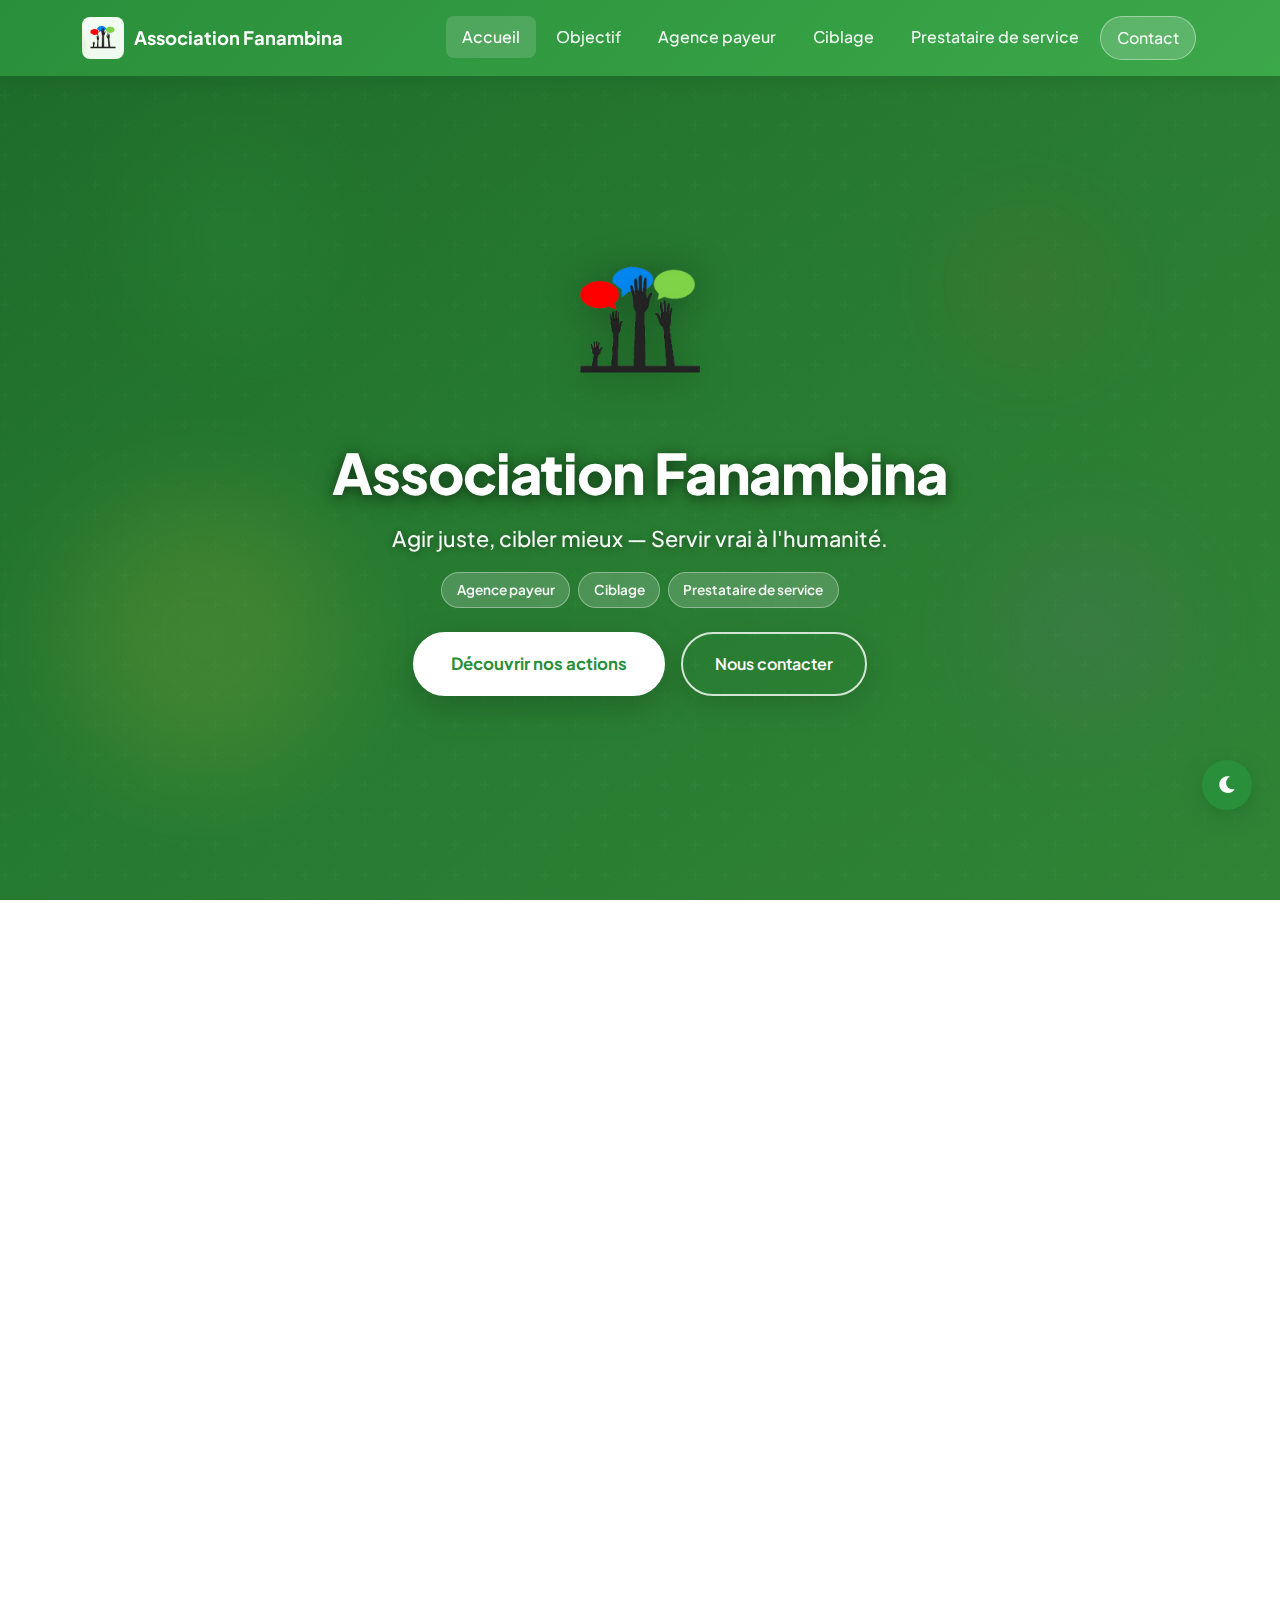
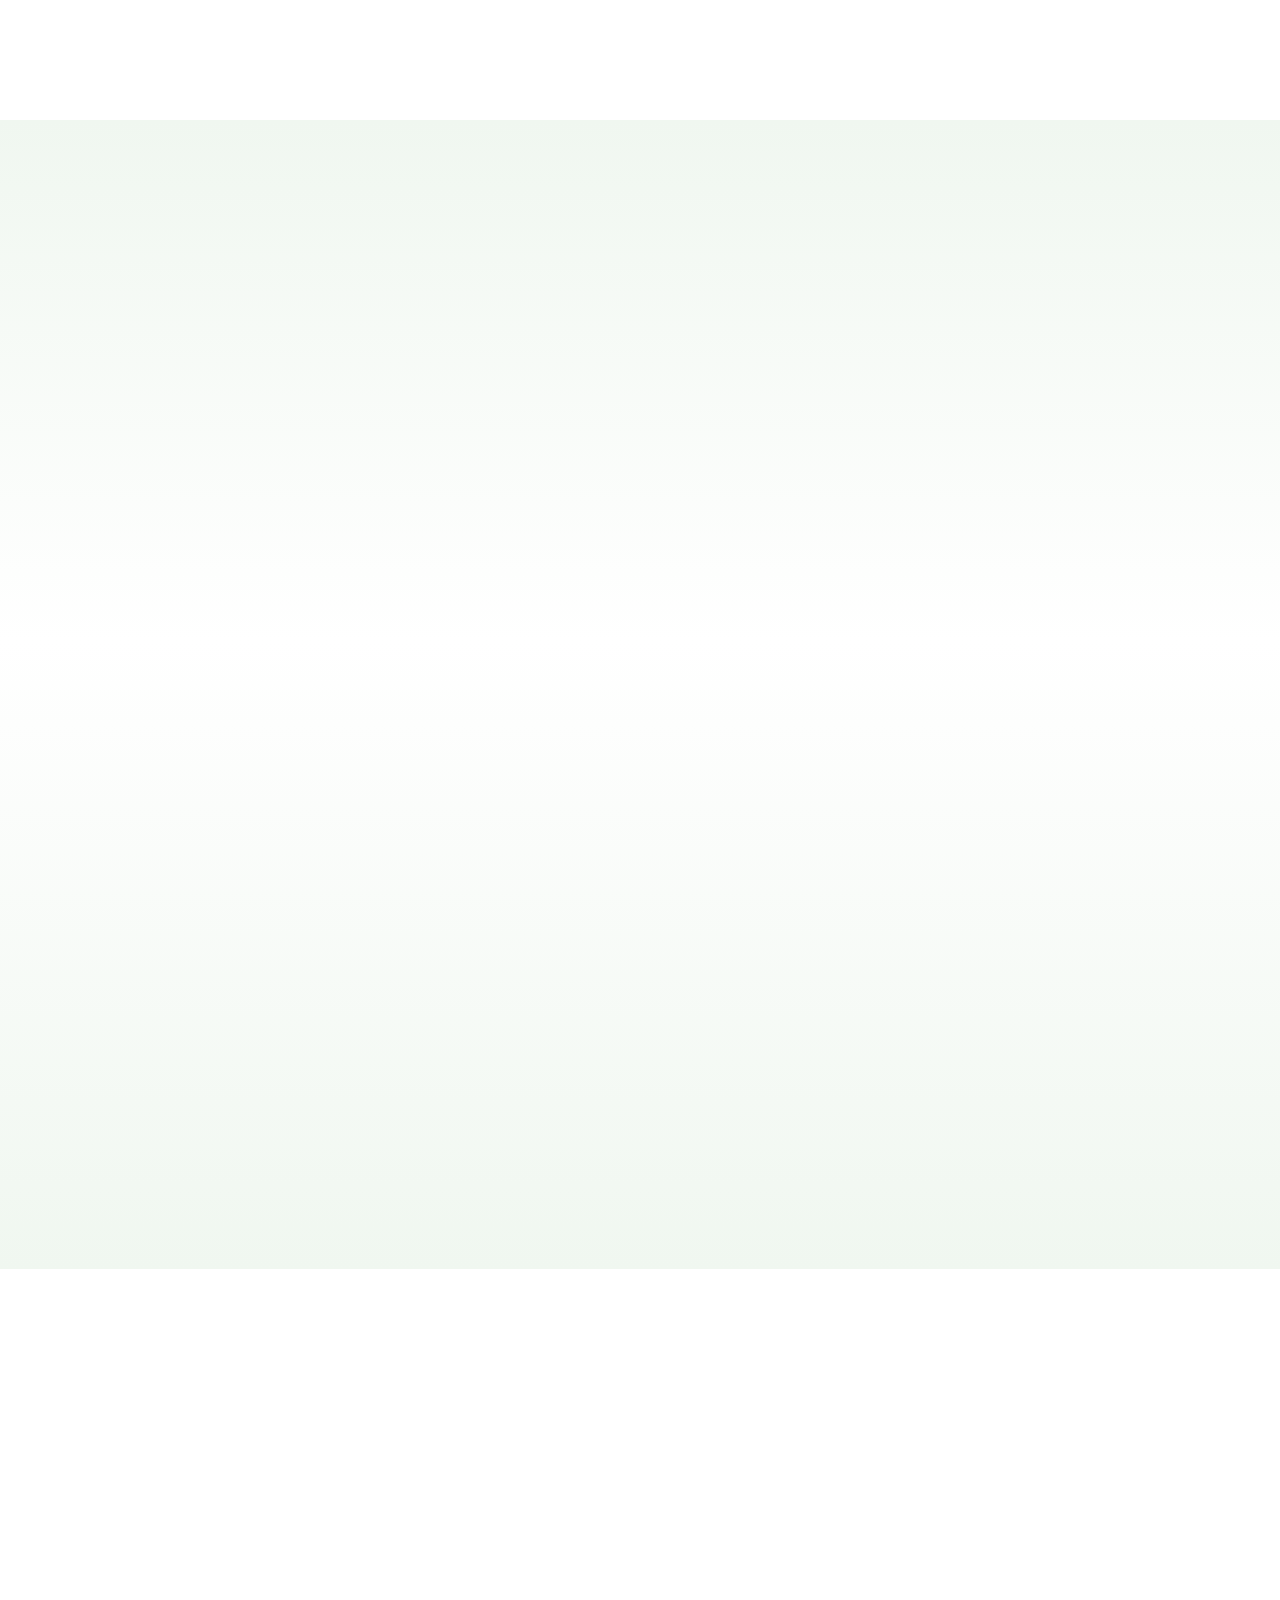
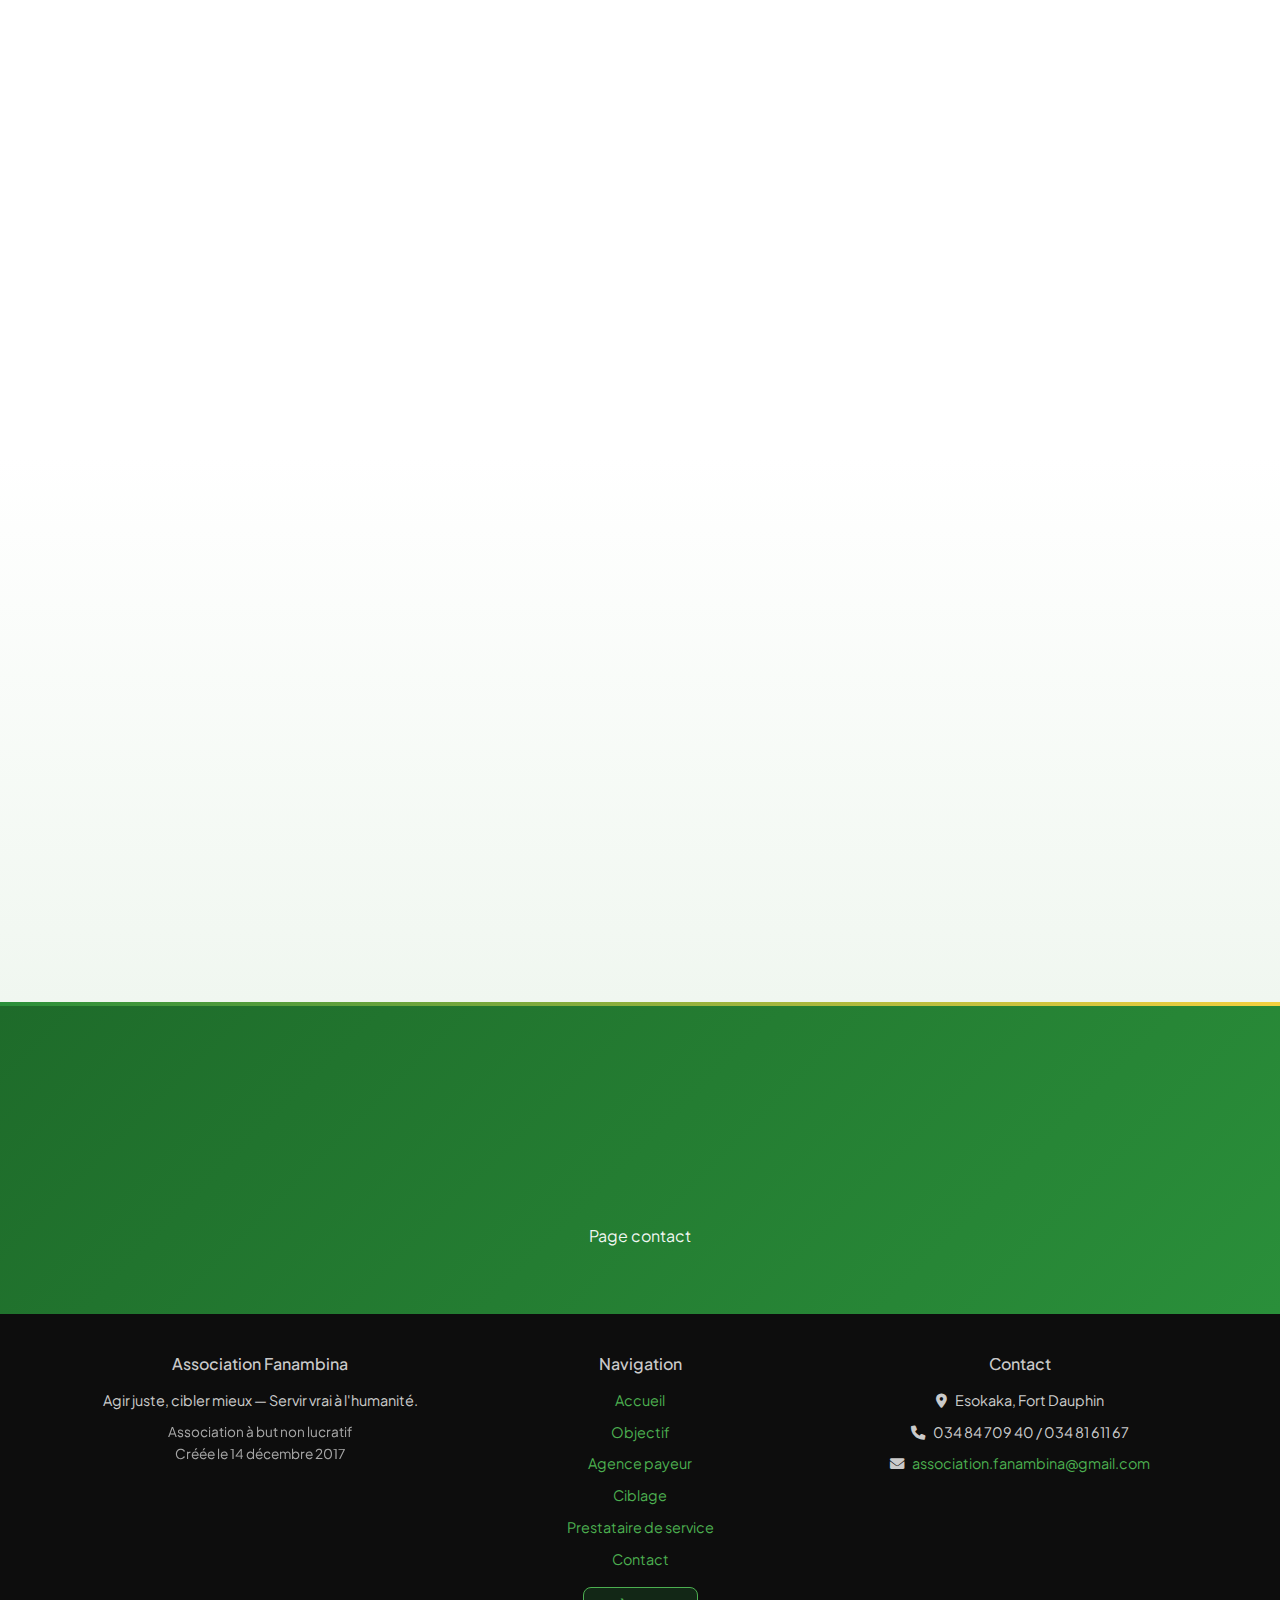
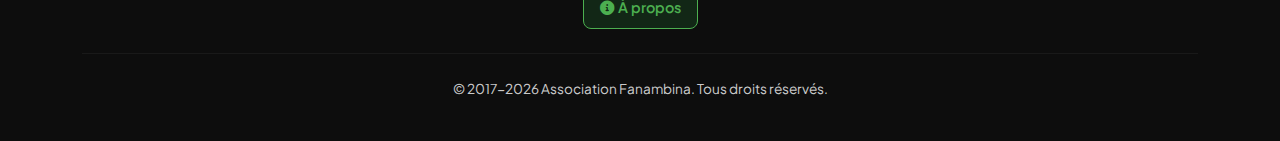
<file: index.html>
<!DOCTYPE html>
<html lang="fr">
<head>
  <meta charset="utf-8" />
  <meta name="viewport" content="width=device-width, initial-scale=1" />
  <title>Association Fanambina — Agence payeur, Ciblage, Prestataire de service</title>
  <meta name="description" content="Association Fanambina à Madagascar : agence payeur pour campagnes et fonds, ciblage des personnes fragiles, prestataire de services. Agir juste, cibler mieux.">
  <meta name="keywords" content="association Fanambina, agence payeur, ciblage, prestataire service, Madagascar, aide, financement, personnes fragiles">
  <meta property="og:title" content="Association Fanambina">
  <meta property="og:description" content="Agir juste, cibler mieux — Servir vrai à l'humanité.">
  <meta property="og:image" content="./images/logo-removebg-preview.png">
  <meta property="og:type" content="website">
  <meta name="theme-color" content="#1a5f2a">

  <link rel="icon" type="image/png" href="./images/Logo.png">
  <meta name="robots" content="index, follow">
  <link rel="preconnect" href="https://fonts.googleapis.com">
  <link rel="preconnect" href="https://fonts.gstatic.com" crossorigin>
  <link href="https://fonts.googleapis.com/css2?family=Plus+Jakarta+Sans:wght@400;500;600;700;800&display=swap" rel="stylesheet">
  <link rel="preload" as="image" href="./images/ca.jpg">
  <link href="https://cdn.jsdelivr.net/npm/bootstrap@5.3.2/dist/css/bootstrap.min.css" rel="stylesheet">
  <link rel="stylesheet" href="https://cdnjs.cloudflare.com/ajax/libs/font-awesome/6.0.0/css/all.min.css">
  <link rel="stylesheet" href="css/styles.css">
</head>
<body>
  <button id="backToTop" class="btn-back-top" aria-label="Retour en haut" title="Retour en haut">
    <i class="fas fa-arrow-up"></i>
  </button>
  <button class="btn-dark-mode" id="darkModeToggle" aria-label="Mode sombre" title="Mode sombre">
    <i class="fas fa-moon"></i>
    <i class="fas fa-sun"></i>
  </button>

  <nav class="navbar navbar-expand-lg navbar-dark fixed-top navbar-fanambina">
    <div class="container">
      <a class="navbar-brand" href="index.html">
        <img src="./images/Logo.png" alt="Logo Association Fanambina" loading="lazy">
        <span>Association Fanambina</span>
      </a>
      <button class="navbar-toggler" type="button" data-bs-toggle="collapse" data-bs-target="#mainNav" aria-controls="mainNav" aria-expanded="false" aria-label="Menu">
        <span class="navbar-toggler-icon"></span>
      </button>
      <div class="collapse navbar-collapse" id="mainNav">
        <ul class="navbar-nav ms-auto">
          <li class="nav-item"><a class="nav-link active" href="index.html">Accueil</a></li>
          <li class="nav-item"><a class="nav-link" href="objectif.html">Objectif</a></li>
          <li class="nav-item"><a class="nav-link" href="agence.html">Agence payeur</a></li>
          <li class="nav-item"><a class="nav-link" href="ciblage.html">Ciblage</a></li>
          <li class="nav-item"><a class="nav-link" href="services.html">Prestataire de service</a></li>
          <li class="nav-item"><a class="nav-link nav-link-cta" href="contact.html">Contact</a></li>
        </ul>
      </div>
    </div>
  </nav>

  <header class="hero-fanambina" id="accueil">
    <div class="hero-bg-slider" aria-hidden="true">
      <div class="hero-bg-slide" style="background-image: url('./images/ca.jpg');"></div>
      <div class="hero-bg-slide" style="background-image: url('./images/ap.jpg');"></div>
      <div class="hero-bg-slide" style="background-image: url('./images/Ps9.jpg');"></div>
      <div class="hero-bg-slide" style="background-image: url('./images/psf.jpg');"></div>
      <div class="hero-bg-slide" style="background-image: url('./images/psa.jpg');"></div>
    </div>
    <div class="hero-bg-overlay" aria-hidden="true"></div>
    <div class="floating-shapes">
      <div class="shape shape-1"></div>
      <div class="shape shape-2"></div>
      <div class="shape shape-3"></div>
      <div class="shape shape-4"></div>
    </div>
    <div class="container">
      <div class="hero-content">
        <img src="./images/logo-removebg-preview.png" alt="Logo Fanambina" class="hero-logo" loading="lazy">
        <h1 class="hero-title">Association Fanambina</h1>
        <p class="hero-tagline">Agir juste, cibler mieux — Servir vrai à l'humanité.</p>
        <div class="hero-badges d-flex flex-wrap justify-content-center gap-2 my-3">
          <span class="hero-badge">Agence payeur</span>
          <span class="hero-badge">Ciblage</span>
          <span class="hero-badge">Prestataire de service</span>
        </div>
        <div class="d-flex flex-wrap justify-content-center gap-3 mt-4">
          <a href="#actions" class="btn-hero btn-hero-primary">Découvrir nos actions</a>
          <a href="contact.html" class="btn-hero btn-hero-outline">Nous contacter</a>
        </div>
      </div>
    </div>
  </header>

  <section id="actions" class="section-fanambina" aria-label="Nos actions">
    <div class="container">
      <p class="section-label text-center reveal">Nos actions</p>
      <h2 class="section-title text-center reveal">Trois piliers au service des communautés</h2>
      <p class="section-subtitle text-center reveal">
        Nous intervenons en tant qu’agence payeur pour les financements et campagnes, nous ciblons les personnes fragiles ou en difficulté qui méritent une aide, et nous proposons des prestations de service sur le terrain.
      </p>
      <div class="row g-4">
        <div class="col-md-4">
          <div class="pillar-card reveal reveal-delay-1">
            <div class="p-4">
              <div class="pillar-icon-wrap">
                <i class="fas fa-hand-holding-usd"></i>
              </div>
              <h3 class="pillar-title">Agence payeur</h3>
              <p class="pillar-desc">
                Lorsqu’il y a des actions de financement — campagnes, fonds, subventions — nous assurons la gestion et la distribution des paiements en toute transparence et fiabilité pour les bénéficiaires et les partenaires.
              </p>
              <a href="agence.html" class="pillar-link">En savoir plus <i class="fas fa-arrow-right"></i></a>
          </div>
          </div>
        </div>
        <div class="col-md-4">
          <div class="pillar-card reveal reveal-delay-2">
            <div class="p-4">
              <div class="pillar-icon-wrap">
                <i class="fas fa-heart"></i>
                </div>
              <h3 class="pillar-title">Ciblage</h3>
              <p class="pillar-desc">
                Nous ciblons les personnes fragiles ou qui traversent des difficultés et qui méritent d’être aidées : identification, sélection équitable et accompagnement personnalisé pour un impact durable.
              </p>
              <a href="ciblage.html" class="pillar-link">En savoir plus <i class="fas fa-arrow-right"></i></a>
                </div>
                </div>
                </div>
        <div class="col-md-4">
          <div class="pillar-card reveal reveal-delay-3">
            <div class="p-4">
              <div class="pillar-icon-wrap">
                <i class="fas fa-users-cog"></i>
              </div>
              <h3 class="pillar-title">Prestataire de service</h3>
              <p class="pillar-desc">
                Nous offrons des services d’accompagnement professionnel, de formation, de renforcement des capacités et de soutien communautaire pour accompagner les populations vers l’autonomie.
              </p>
              <a href="services.html" class="pillar-link">En savoir plus <i class="fas fa-arrow-right"></i></a>
            </div>
          </div>
        </div>
      </div>
    </div>
  </section>

  <!-- Section impact / chiffres clés -->
  <section class="section-fanambina impact-section" aria-label="Fanambina en chiffres">
    <div class="container">
      <p class="section-label text-center reveal">Notre impact</p>
      <h2 class="section-title text-center reveal">Fanambina en chiffres</h2>
      <div class="row g-4 mt-1">
        <div class="col-6 col-md-3">
          <div class="stat-card reveal">
            <div class="stat-icon"><i class="fas fa-calendar-alt"></i></div>
            <span class="stat-number">2017</span>
            <span class="stat-label">Année de fondation</span>
          </div>
        </div>
        <div class="col-6 col-md-3">
          <div class="stat-card reveal reveal-delay-1">
            <div class="stat-icon"><i class="fas fa-map-marked-alt"></i></div>
            <span class="stat-number" data-count="9" data-suffix="+">9+</span>
            <span class="stat-label">Régions d'intervention</span>
          </div>
        </div>
        <div class="col-6 col-md-3">
          <div class="stat-card reveal reveal-delay-2">
            <div class="stat-icon"><i class="fas fa-layer-group"></i></div>
            <span class="stat-number" data-count="3">3</span>
            <span class="stat-label">Piliers d'action</span>
          </div>
        </div>
        <div class="col-6 col-md-3">
          <div class="stat-card reveal reveal-delay-3">
            <div class="stat-icon"><i class="fas fa-award"></i></div>
            <span class="stat-number" data-count="7" data-suffix="+">7+</span>
            <span class="stat-label">Années d'expérience</span>
          </div>
        </div>
      </div>
    </div>
  </section>

  <section id="objectif" class="section-fanambina alt-bg" aria-label="Objectif">
    <div class="container">
      <p class="section-label text-center reveal">Notre raison d’être</p>
      <h2 class="section-title text-center reveal">Objectif</h2>
      <div class="objectif-block reveal">
        <p class="section-title mb-3">Agir juste, cibler mieux — Servir vrai à l'humanité.</p>
        <p>
          L’Association Fanambina s’engage à agir avec équité, à cibler avec précision les personnes et les projets qui ont le plus besoin d’un soutien, et à servir avec sincérité les communautés à Madagascar.
        </p>
        <a href="objectif.html" class="btn-hero mt-4" style="background: rgba(255,255,255,0.2); color: white; border-color: white;">Notre objectif en détail</a>
      </div>
    </div>
  </section>

  <section class="section-fanambina" aria-label="Galerie">
    <div class="container">
      <p class="section-label text-center reveal">En images</p>
      <h2 class="section-title text-center reveal">Nos actions sur le terrain</h2>
      <p class="section-subtitle text-center reveal">Découvrez nos interventions de paiement et de ciblage à travers Madagascar</p>
      <div class="row g-4 justify-content-center">
        <div class="col-md-4">
          <div class="gallery-card-with-caption reveal">
            <div class="ratio ratio-4x3 rounded overflow-hidden">
              <img src="./images/bb.jpeg" alt="Paiment Bongolava" class="w-100 h-100 object-fit-cover" loading="lazy">
              <div class="gallery-caption">
                <div class="caption-icon"><i class="fas fa-hand-holding-usd"></i></div>
                <h3 class="caption-title">Paiment Bongolava</h3>
                <p class="caption-text">Distribution de fonds dans la région Bongolava</p>
              </div>
            </div>
          </div>
        </div>
        <div class="col-md-4">
          <div class="gallery-card-with-caption reveal reveal-delay-1">
            <div class="ratio ratio-4x3 rounded overflow-hidden">
              <img src="./images/be.jpeg" alt="Paiment Betioky" class="w-100 h-100 object-fit-cover" loading="lazy">
              <div class="gallery-caption">
                <div class="caption-icon"><i class="fas fa-donate"></i></div>
                <h3 class="caption-title">Paiment Betioky</h3>
                <p class="caption-text">Assistance financière aux bénéficiaires de Betioky</p>
              </div>
            </div>
          </div>
        </div>
        <div class="col-md-4">
          <div class="gallery-card-with-caption reveal reveal-delay-2">
            <div class="ratio ratio-4x3 rounded overflow-hidden">
              <img src="./images/cb.jpeg" alt="Ciblage district Ambosary" class="w-100 h-100 object-fit-cover" loading="lazy">
              <div class="gallery-caption">
                <div class="caption-icon"><i class="fas fa-users"></i></div>
                <h3 class="caption-title">Ciblage Ambosary</h3>
                <p class="caption-text">Identification des bénéficiaires dans le district d'Ambosary</p>
              </div>
            </div>
          </div>
        </div>
      </div>
      <div class="text-center mt-5">
        <a href="gallery.html" class="btn-gallery reveal">
          <span class="btn-gallery-icon"><i class="fas fa-images"></i></span>
          <span class="btn-gallery-text">
            <span class="btn-gallery-main">Consulter toute la galerie</span>
            <span class="btn-gallery-sub">Découvrez plus de photos de nos actions</span>
          </span>
          <span class="btn-gallery-arrow"><i class="fas fa-arrow-right"></i></span>
        </a>
      </div>
    </div>
  </section>

  <section class="section-fanambina alt-bg" aria-label="Lieux d'intervention">
    <div class="container text-center">
      <p class="section-label reveal">Notre expérience</p>
      <p class="experience-since reveal">Expérience depuis 2017</p>
      <h2 class="section-title text-center reveal">Lieux où nous avons déjà travaillé</h2>
      <p class="section-subtitle reveal">L’Association Fanambina est intervenue dans les régions et districts suivants à Madagascar :</p>
      <div class="zones-list reveal">
        <span class="zone-badge">Region Anosy</span>
        <span class="zone-badge">Region Androy</span>
        <span class="zone-badge">Region Bongolava</span>
        <span class="zone-badge">Region Itasy</span>
        <span class="zone-badge">Region Vakinakaratra</span>
        <span class="zone-badge">Region Atsimo-Andrefana</span>
        <span class="zone-badge">Region Atsimo-Atsinanana</span>
        <span class="zone-badge">Region Analamanga</span>
        <span class="zone-badge">Region Haute Matsiatra</span>
      </div>
    </div>
  </section>

  <section id="contact-preview" class="contact-band" aria-label="Contact">
    <div class="container text-center">
      <h2 class="contact-title reveal">Contactez-nous</h2>
      <p class="reveal mb-2 contact-line">
        <i class="fas fa-map-marker-alt contact-icon" aria-hidden="true"></i>
        Esokaka Fort Dauphin / Bevalala Andoharanofotsy
      </p>
      <p class="reveal mb-2 contact-line">
        <i class="fas fa-phone-alt contact-icon" aria-hidden="true"></i>
        <strong>034 84 70 940</strong> · <strong>032 99 38 341</strong>
      </p>
      <p class="reveal mb-0 contact-line">
        <i class="fas fa-envelope contact-icon" aria-hidden="true"></i>
        <a href="mailto:Association.Fanambina@gmail.com">association.fanambina@gmail.com</a>
      </p>
      <a href="contact.html" class="btn-hero mt-4">Page contact</a>
    </div>
  </section>

  <footer class="footer-fanambina">
    <div class="container">
      <div class="row g-4 mb-4">
        <div class="col-md-4">
          <h4 class="h6 mb-3">Association Fanambina</h4>
          <p class="mb-2" style="font-size: 0.9rem;">Agir juste, cibler mieux — Servir vrai à l'humanité.</p>
          <p class="mb-0" style="font-size: 0.85rem; opacity: 0.8;">Association à but non lucratif<br>Créée le 14 décembre 2017</p>
        </div>
        <div class="col-md-4">
          <h4 class="h6 mb-3">Navigation</h4>
          <ul class="list-unstyled mb-0" style="font-size: 0.9rem;">
            <li class="mb-2"><a href="index.html">Accueil</a></li>
            <li class="mb-2"><a href="objectif.html">Objectif</a></li>
            <li class="mb-2"><a href="agence.html">Agence payeur</a></li>
            <li class="mb-2"><a href="ciblage.html">Ciblage</a></li>
            <li class="mb-2"><a href="services.html">Prestataire de service</a></li>
            <li class="mb-2"><a href="contact.html">Contact</a></li>
            <li class="mt-3"><a href="a-propos.html" class="btn-about"><i class="fas fa-info-circle me-1"></i>À propos</a></li>
          </ul>
        </div>
        <div class="col-md-4">
          <h4 class="h6 mb-3">Contact</h4>
          <p class="mb-2" style="font-size: 0.9rem;">
            <i class="fas fa-map-marker-alt me-2"></i>Esokaka, Fort Dauphin
          </p>
          <p class="mb-2" style="font-size: 0.9rem;">
            <i class="fas fa-phone me-2"></i>034 84 709 40 / 034 81 611 67
          </p>
          <p class="mb-0" style="font-size: 0.9rem;">
            <i class="fas fa-envelope me-2"></i><a href="mailto:association.fanambina@gmail.com">association.fanambina@gmail.com</a>
          </p>
        </div>
      </div>
      <hr style="border-color: rgba(255,255,255,0.2); margin: 1.5rem 0;">
      <div class="text-center">
        <p class="mb-0" style="font-size: 0.85rem;">&copy; 2017-2026 Association Fanambina. Tous droits réservés.</p>
      </div>
    </div>
  </footer>

  <script src="https://cdn.jsdelivr.net/npm/bootstrap@5.3.2/dist/js/bootstrap.bundle.min.js"></script>
  <script src="js/main.js"></script>
</body>
</html>
</file>
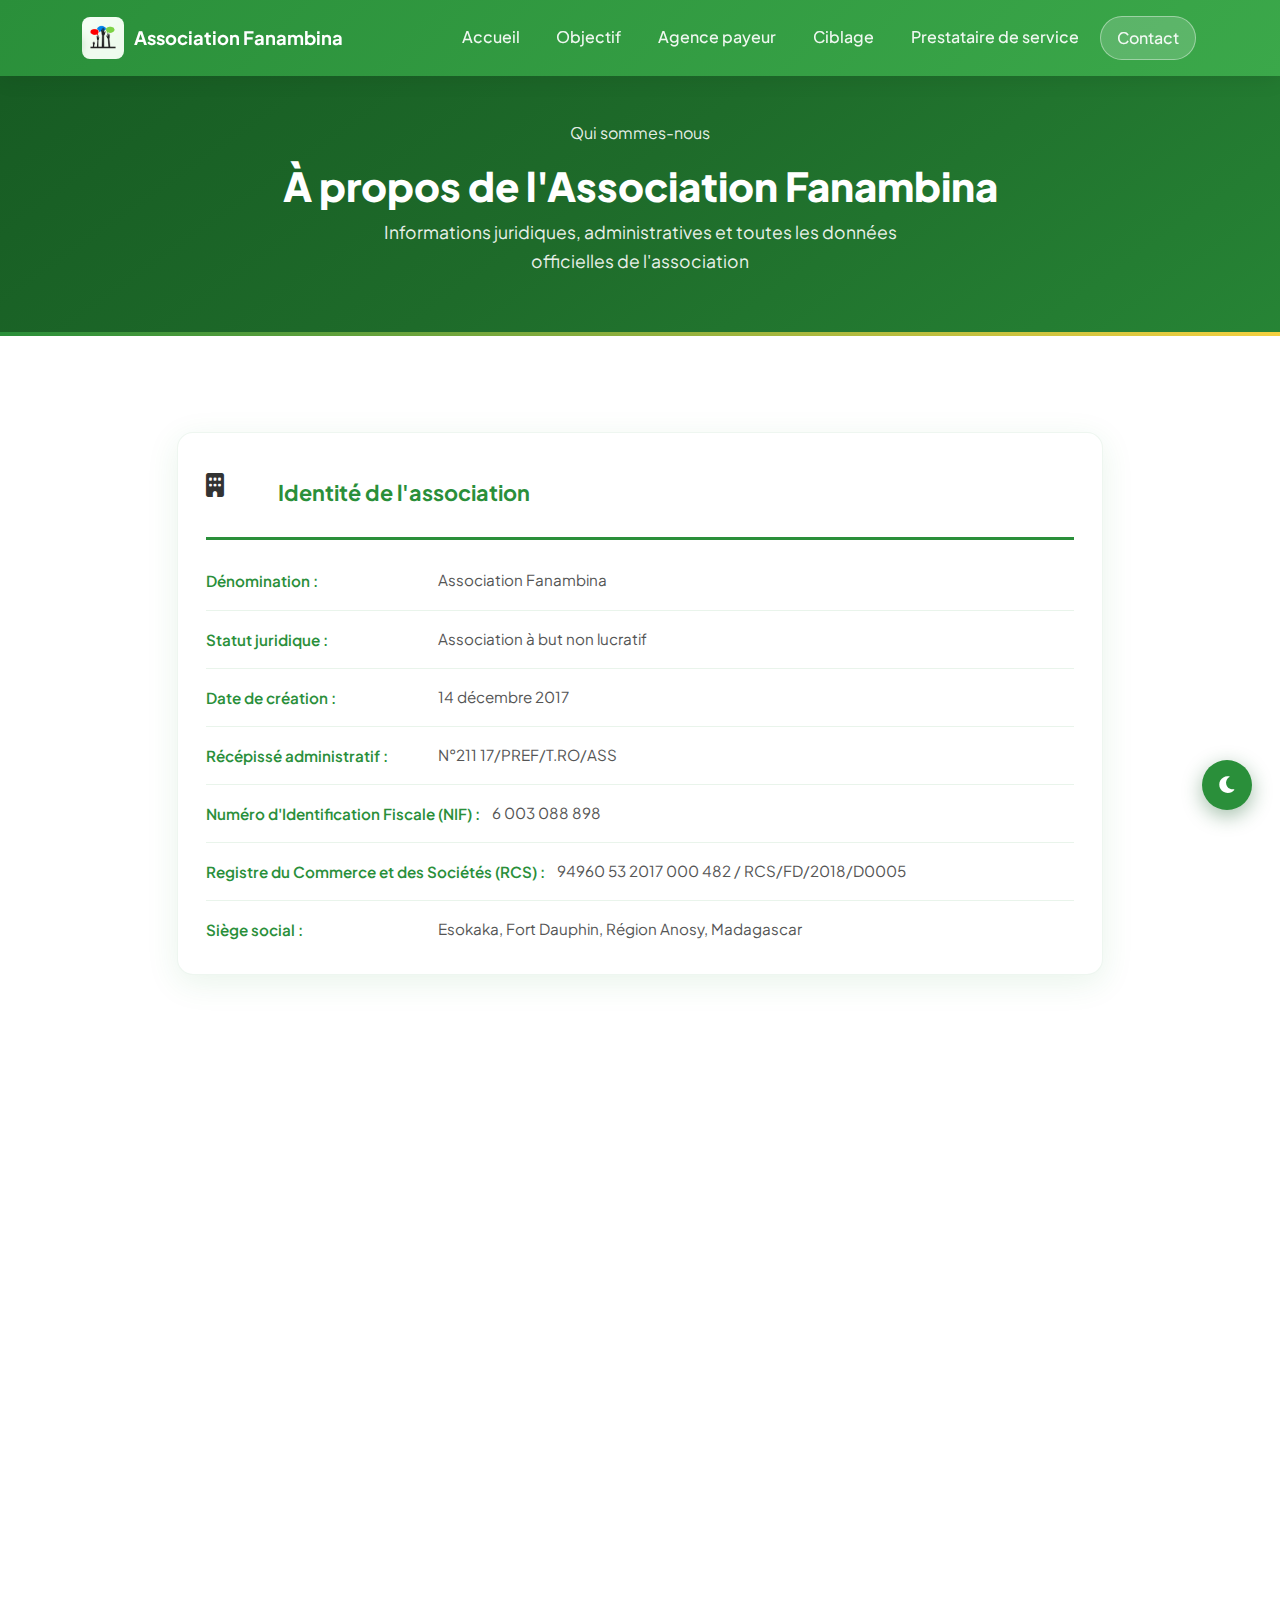
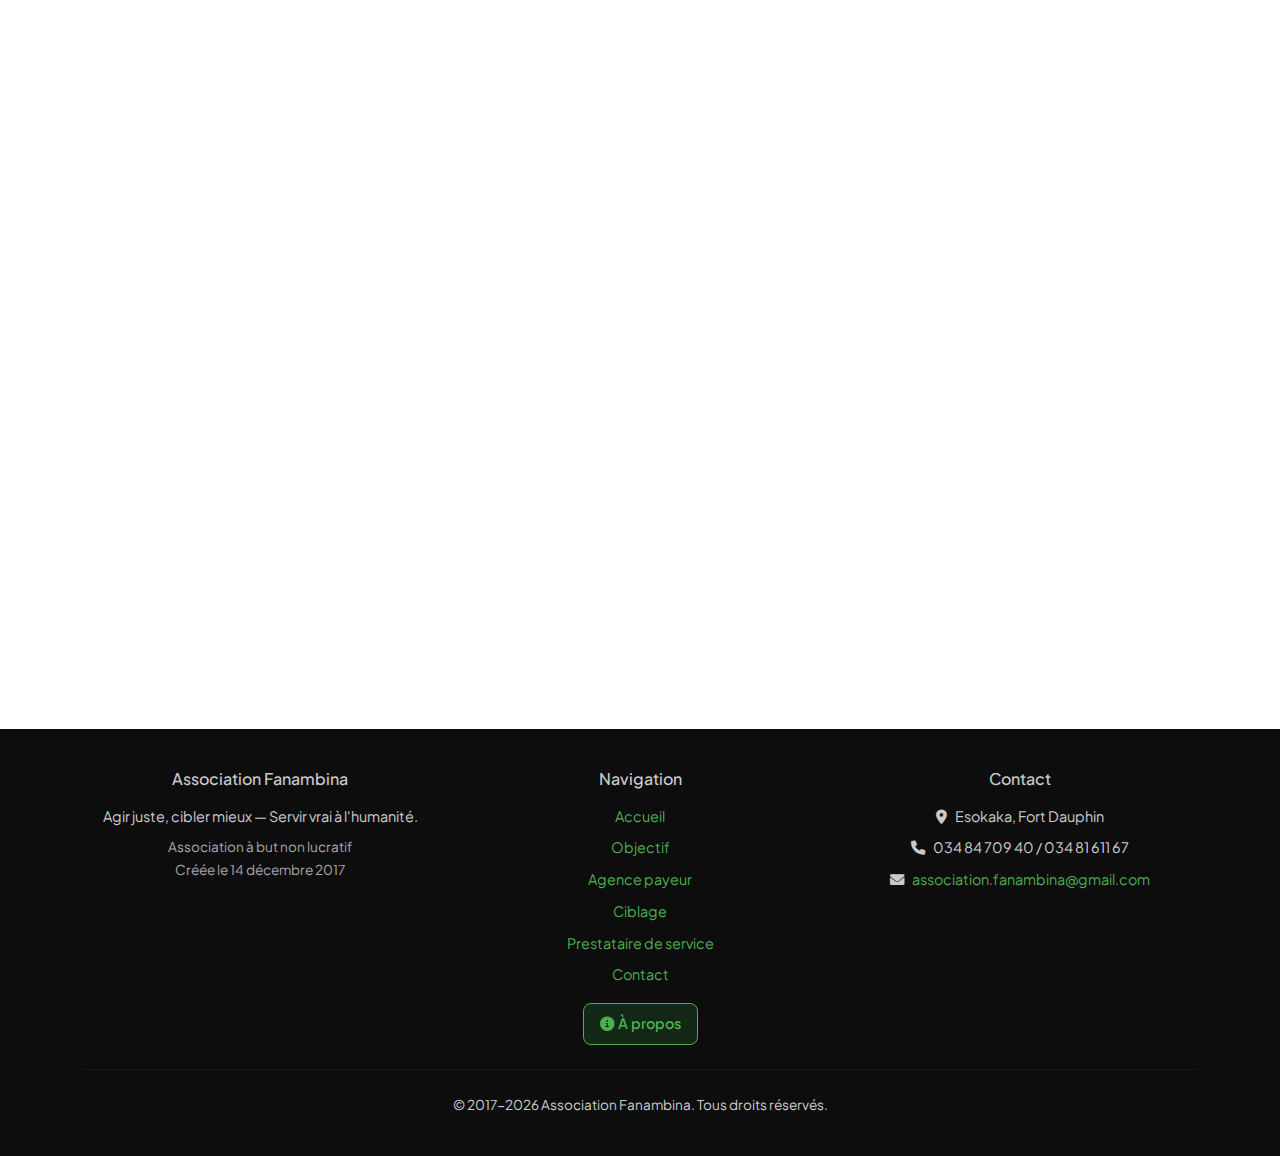
<file: a-propos.html>
<!DOCTYPE html>
<html lang="fr">
<head>
  <meta charset="utf-8" />
  <meta name="viewport" content="width=device-width, initial-scale=1" />
  <title>À propos — Association Fanambina</title>
  <meta name="description" content="À propos de l'Association Fanambina : informations légales, responsable, hébergement et toutes les données officielles de l'association.">
  <meta name="keywords" content="à propos, Fanambina, association, Madagascar, informations légales">
  <meta property="og:title" content="À propos - Association Fanambina">
  <meta property="og:description" content="Informations juridiques et administratives de l'Association Fanambina à Madagascar.">
  <meta property="og:image" content="./images/Logo.png">
  <meta name="robots" content="index, follow">
  <meta name="theme-color" content="#1a5f2a">

  <link rel="icon" type="image/png" href="images/Logo.png">
  <link rel="preconnect" href="https://fonts.googleapis.com">
  <link rel="preconnect" href="https://fonts.gstatic.com" crossorigin>
  <link href="https://fonts.googleapis.com/css2?family=Plus+Jakarta+Sans:wght@400;500;600;700;800&display=swap" rel="stylesheet">
  <link href="https://cdn.jsdelivr.net/npm/bootstrap@5.3.2/dist/css/bootstrap.min.css" rel="stylesheet">
  <link rel="stylesheet" href="https://cdnjs.cloudflare.com/ajax/libs/font-awesome/6.0.0/css/all.min.css">
  <link rel="stylesheet" href="css/styles.css">
</head>
<body>
  <button id="backToTop" class="btn-back-top" aria-label="Retour en haut" title="Retour en haut"><i class="fas fa-arrow-up"></i></button>
  <button class="btn-dark-mode" id="darkModeToggle" aria-label="Mode sombre" title="Mode sombre">
    <i class="fas fa-moon"></i><i class="fas fa-sun"></i>
  </button>

  <nav class="navbar navbar-expand-lg navbar-dark fixed-top navbar-fanambina">
    <div class="container">
      <a class="navbar-brand" href="index.html">
        <img src="images/Logo.png" alt="Logo Fanambina" loading="lazy">
        <span>Association Fanambina</span>
      </a>
      <button class="navbar-toggler" type="button" data-bs-toggle="collapse" data-bs-target="#mainNav" aria-controls="mainNav" aria-expanded="false" aria-label="Menu">
        <span class="navbar-toggler-icon"></span>
      </button>
      <div class="collapse navbar-collapse" id="mainNav">
        <ul class="navbar-nav ms-auto">
          <li class="nav-item"><a class="nav-link" href="index.html">Accueil</a></li>
          <li class="nav-item"><a class="nav-link" href="objectif.html">Objectif</a></li>
          <li class="nav-item"><a class="nav-link" href="agence.html">Agence payeur</a></li>
          <li class="nav-item"><a class="nav-link" href="ciblage.html">Ciblage</a></li>
          <li class="nav-item"><a class="nav-link" href="services.html">Prestataire de service</a></li>
          <li class="nav-item"><a class="nav-link nav-link-cta" href="contact.html">Contact</a></li>
        </ul>
      </div>
    </div>
  </nav>

  <header class="page-hero">
    <div class="container">
      <p class="section-label reveal" style="color: rgba(255,255,255,0.9);">Qui sommes-nous</p>
      <h1 class="page-title reveal">À propos de l'Association Fanambina</h1>
      <p class="page-subtitle reveal">Informations juridiques, administratives et toutes les données officielles de l'association</p>
    </div>
  </header>

  <section class="section-fanambina" aria-label="À propos">
    <div class="container">
      <div class="row">
        <div class="col-lg-10 mx-auto">
          
          <!-- Identité de l'association -->
          <div class="apropos-card reveal">
            <div class="apropos-header">
              <div class="content-icon">
                <i class="fas fa-building"></i>
              </div>
              <h2>Identité de l'association</h2>
            </div>
            <div class="info-list">
              <div class="info-item">
                <span class="info-label">Dénomination :</span>
                <span class="info-value">Association Fanambina</span>
              </div>
              <div class="info-item">
                <span class="info-label">Statut juridique :</span>
                <span class="info-value">Association à but non lucratif</span>
              </div>
              <div class="info-item">
                <span class="info-label">Date de création :</span>
                <span class="info-value">14 décembre 2017</span>
              </div>
              <div class="info-item">
                <span class="info-label">Récépissé administratif :</span>
                <span class="info-value">N°211 17/PREF/T.RO/ASS</span>
              </div>
              <div class="info-item">
                <span class="info-label">Numéro d'Identification Fiscale (NIF) :</span>
                <span class="info-value">6 003 088 898</span>
              </div>
              <div class="info-item">
                <span class="info-label">Registre du Commerce et des Sociétés (RCS) :</span>
                <span class="info-value">94960 53 2017 000 482 / RCS/FD/2018/D0005</span>
              </div>
              <div class="info-item">
                <span class="info-label">Siège social :</span>
                <span class="info-value">Esokaka, Fort Dauphin, Région Anosy, Madagascar</span>
              </div>
            </div>
          </div>

          <!-- Responsable légal -->
          <div class="apropos-card reveal">
            <div class="apropos-header">
              <div class="content-icon">
                <i class="fas fa-user-tie"></i>
              </div>
              <h2>Responsable légal</h2>
            </div>
            <div class="info-list">
              <div class="info-item">
                <span class="info-label">Présidente de l'association :</span>
                <span class="info-value">Madame Irinasoa Andrianarivelo</span>
              </div>
              <div class="info-item">
                <span class="info-label">Qualité :</span>
                <span class="info-value">Représentante légale de l'Association Fanambina</span>
              </div>
              <div class="info-item">
                <span class="info-label">Email :</span>
                <span class="info-value"><a href="mailto:association.fanambina@gmail.com">association.fanambina@gmail.com</a></span>
              </div>
              <div class="info-item">
                <span class="info-label">Téléphone :</span>
                <span class="info-value">034 84 709 40 / 034 81 611 67</span>
              </div>
            </div>
          </div>

          <!-- Notre parcours — Timeline -->
          <div class="apropos-card reveal">
            <div class="apropos-header">
              <div class="content-icon">
                <i class="fas fa-history"></i>
              </div>
              <h2>Notre parcours</h2>
            </div>
            <div class="timeline">
              <div class="timeline-item reveal">
                <div class="timeline-dot"><i class="fas fa-flag"></i></div>
                <div class="timeline-content">
                  <p class="timeline-year">2017</p>
                  <h4 class="timeline-title">Fondation à Fort Dauphin</h4>
                  <p class="timeline-text">Création de l'Association Fanambina à Esokaka, Fort Dauphin — Région Anosy, Madagascar. Enregistrement officiel N°211 17/PREF/T.RO/ASS.</p>
                </div>
              </div>
              <div class="timeline-item reveal reveal-delay-1">
                <div class="timeline-dot"><i class="fas fa-map-marker-alt"></i></div>
                <div class="timeline-content">
                  <p class="timeline-year">2018 – 2020</p>
                  <h4 class="timeline-title">Premières missions régionales</h4>
                  <p class="timeline-text">Interventions dans les régions Anosy et Androy. Premiers programmes de ciblage des bénéficiaires et actions d'agence payeur déployés sur le terrain.</p>
                </div>
              </div>
              <div class="timeline-item reveal reveal-delay-2">
                <div class="timeline-dot"><i class="fas fa-expand-arrows-alt"></i></div>
                <div class="timeline-content">
                  <p class="timeline-year">2021 – 2022</p>
                  <h4 class="timeline-title">Expansion nationale</h4>
                  <p class="timeline-text">Extension vers Bongolava, Betioky, Vakinakaratra, Itasy et Analamanga. Couverture de 6+ régions à travers Madagascar.</p>
                </div>
              </div>
              <div class="timeline-item reveal reveal-delay-3">
                <div class="timeline-dot"><i class="fas fa-star"></i></div>
                <div class="timeline-content">
                  <p class="timeline-year">2023 – 2026</p>
                  <h4 class="timeline-title">9 régions couvertes</h4>
                  <p class="timeline-text">Présence consolidée dans 9 régions à Madagascar. Renforcement des 3 piliers : agence payeur, ciblage et prestataire de service.</p>
                </div>
              </div>
            </div>
          </div>

        </div>
      </div>
    </div>
  </section>

  <footer class="footer-fanambina">
    <div class="container">
      <div class="row g-4 mb-4">
        <div class="col-md-4">
          <h4 class="h6 mb-3">Association Fanambina</h4>
          <p class="mb-2" style="font-size: 0.9rem;">Agir juste, cibler mieux — Servir vrai à l'humanité.</p>
          <p class="mb-0" style="font-size: 0.85rem; opacity: 0.8;">Association à but non lucratif<br>Créée le 14 décembre 2017</p>
        </div>
        <div class="col-md-4">
          <h4 class="h6 mb-3">Navigation</h4>
          <ul class="list-unstyled mb-0" style="font-size: 0.9rem;">
            <li class="mb-2"><a href="index.html">Accueil</a></li>
            <li class="mb-2"><a href="objectif.html">Objectif</a></li>
            <li class="mb-2"><a href="agence.html">Agence payeur</a></li>
            <li class="mb-2"><a href="ciblage.html">Ciblage</a></li>
            <li class="mb-2"><a href="services.html">Prestataire de service</a></li>
            <li class="mb-2"><a href="contact.html">Contact</a></li>
            <li class="mt-3"><a href="a-propos.html" class="btn-about"><i class="fas fa-info-circle me-1"></i>À propos</a></li>
          </ul>
        </div>
        <div class="col-md-4">
          <h4 class="h6 mb-3">Contact</h4>
          <p class="mb-2" style="font-size: 0.9rem;">
            <i class="fas fa-map-marker-alt me-2"></i>Esokaka, Fort Dauphin
          </p>
          <p class="mb-2" style="font-size: 0.9rem;">
            <i class="fas fa-phone me-2"></i>034 84 709 40 / 034 81 611 67
          </p>
          <p class="mb-0" style="font-size: 0.9rem;">
            <i class="fas fa-envelope me-2"></i><a href="mailto:association.fanambina@gmail.com">association.fanambina@gmail.com</a>
          </p>
        </div>
      </div>
      <hr style="border-color: rgba(255,255,255,0.2); margin: 1.5rem 0;">
      <div class="text-center">
        <p class="mb-0" style="font-size: 0.85rem;">&copy; 2017-2026 Association Fanambina. Tous droits réservés.</p>
      </div>
    </div>
  </footer>

  <script src="https://cdn.jsdelivr.net/npm/bootstrap@5.3.2/dist/js/bootstrap.bundle.min.js"></script>
  <script src="js/main.js"></script>
</body>
</html>
</file>
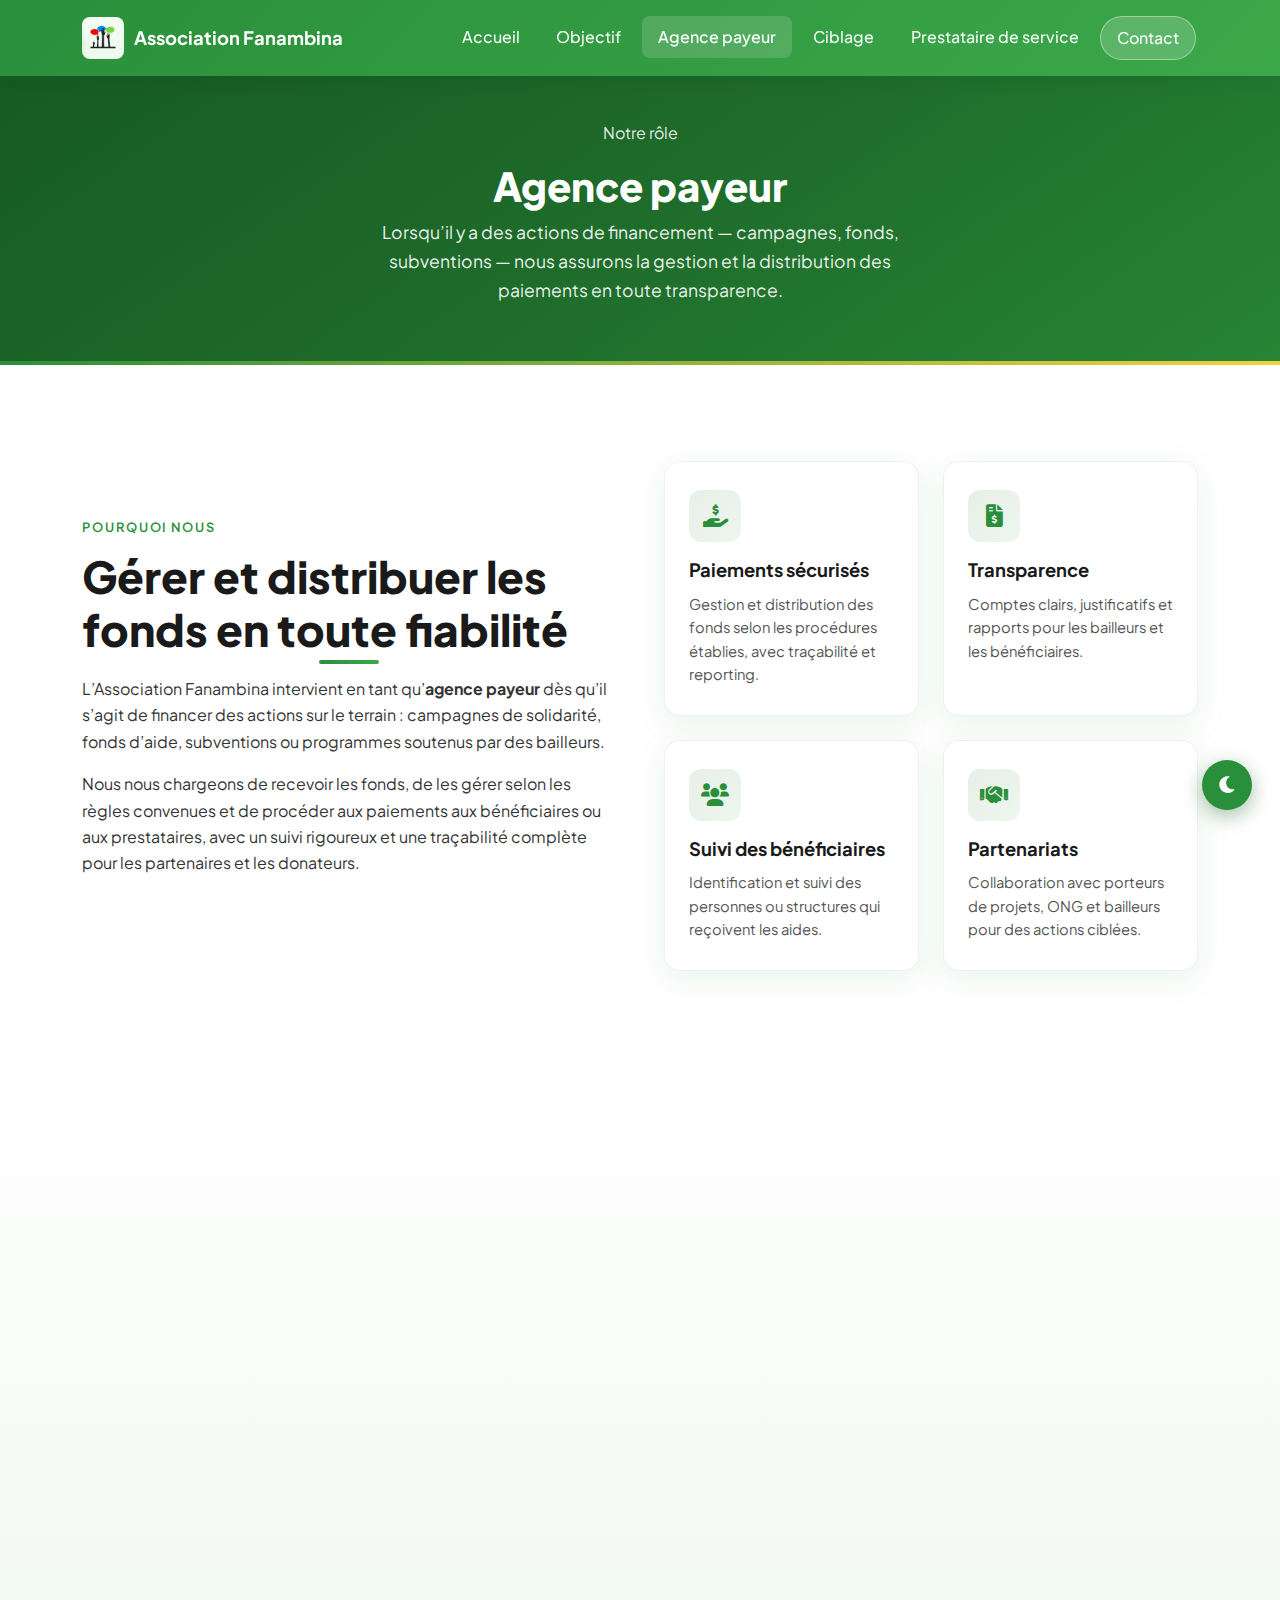
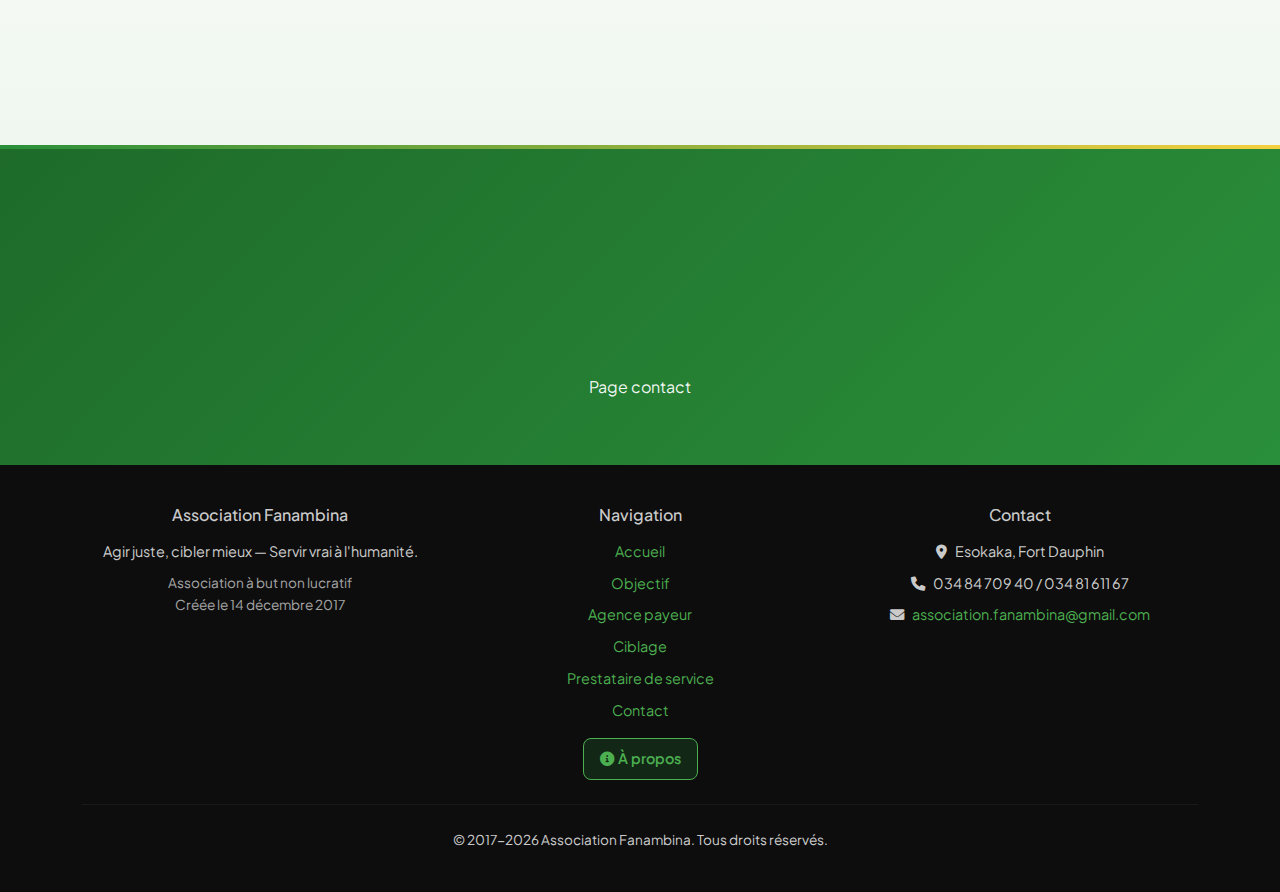
<file: agence.html>
<!DOCTYPE html>
<html lang="fr">
<head>
  <meta charset="utf-8" />
  <meta name="viewport" content="width=device-width, initial-scale=1" />
  <title>Agence payeur — Association Fanambina</title>
  <meta name="description" content="Fanambina assure la gestion et la distribution des fonds pour campagnes, financements et subventions à Madagascar. Agence payeur transparente et fiable.">
  <meta name="keywords" content="agence payeur, Fanambina, financement, campagnes, fonds, subventions, Madagascar, transparence">
  <meta property="og:title" content="Agence payeur - Association Fanambina">
  <meta property="og:description" content="Gestion et distribution des paiements pour vos campagnes et fonds.">
  <meta property="og:image" content="./images/logo-removebg-preview.png">
  <meta name="robots" content="index, follow">
  <meta name="theme-color" content="#1a5f2a">

  <link rel="icon" type="image/png" href="images/Logo.png">
  <link rel="preconnect" href="https://fonts.googleapis.com">
  <link rel="preconnect" href="https://fonts.gstatic.com" crossorigin>
  <link href="https://fonts.googleapis.com/css2?family=Plus+Jakarta+Sans:wght@400;500;600;700;800&display=swap" rel="stylesheet">
  <link href="https://cdn.jsdelivr.net/npm/bootstrap@5.3.2/dist/css/bootstrap.min.css" rel="stylesheet">
  <link rel="stylesheet" href="https://cdnjs.cloudflare.com/ajax/libs/font-awesome/6.0.0/css/all.min.css">
  <link rel="stylesheet" href="css/styles.css">
</head>
<body>
  <button id="backToTop" class="btn-back-top" aria-label="Retour en haut" title="Retour en haut"><i class="fas fa-arrow-up"></i></button>
  <button class="btn-dark-mode" id="darkModeToggle" aria-label="Mode sombre" title="Mode sombre">
    <i class="fas fa-moon"></i><i class="fas fa-sun"></i>
  </button>

  <nav class="navbar navbar-expand-lg navbar-dark fixed-top navbar-fanambina">
    <div class="container">
      <a class="navbar-brand" href="index.html">
        <img src="images/Logo.png" alt="Logo Fanambina" loading="lazy">
        <span>Association Fanambina</span>
      </a>
      <button class="navbar-toggler" type="button" data-bs-toggle="collapse" data-bs-target="#mainNav" aria-controls="mainNav" aria-expanded="false" aria-label="Menu">
        <span class="navbar-toggler-icon"></span>
      </button>
      <div class="collapse navbar-collapse" id="mainNav">
        <ul class="navbar-nav ms-auto">
          <li class="nav-item"><a class="nav-link" href="index.html">Accueil</a></li>
          <li class="nav-item"><a class="nav-link" href="objectif.html">Objectif</a></li>
          <li class="nav-item"><a class="nav-link active" href="agence.html">Agence payeur</a></li>
          <li class="nav-item"><a class="nav-link" href="ciblage.html">Ciblage</a></li>
          <li class="nav-item"><a class="nav-link" href="services.html">Prestataire de service</a></li>
          <li class="nav-item"><a class="nav-link nav-link-cta" href="contact.html">Contact</a></li>
        </ul>
      </div>
    </div>
  </nav>

  <header class="page-hero">
    <div class="container">
      <p class="section-label reveal" style="color: rgba(255,255,255,0.9);">Notre rôle</p>
      <h1 class="page-title reveal">Agence payeur</h1>
      <p class="page-subtitle reveal">Lorsqu’il y a des actions de financement — campagnes, fonds, subventions — nous assurons la gestion et la distribution des paiements en toute transparence.</p>
    </div>
  </header>

  <section class="section-fanambina" aria-label="Présentation agence payeur">
    <div class="container">
      <div class="row align-items-center g-5">
        <div class="col-lg-6">
          <p class="section-label reveal">Pourquoi nous</p>
          <h2 class="section-title reveal">Gérer et distribuer les fonds en toute fiabilité</h2>
          <p class="reveal">L’Association Fanambina intervient en tant qu’<strong>agence payeur</strong> dès qu’il s’agit de financer des actions sur le terrain : campagnes de solidarité, fonds d’aide, subventions ou programmes soutenus par des bailleurs.</p>
          <p class="reveal">Nous nous chargeons de recevoir les fonds, de les gérer selon les règles convenues et de procéder aux paiements aux bénéficiaires ou aux prestataires, avec un suivi rigoureux et une traçabilité complète pour les partenaires et les donateurs.</p>
          <a href="contact.html" class="btn-hero mt-3 reveal">Nous contacter pour un projet</a>
        </div>
        <div class="col-lg-6">
          <div class="row g-4">
            <div class="col-sm-6">
              <div class="content-card reveal reveal-delay-1">
                <div class="content-icon"><i class="fas fa-hand-holding-usd"></i></div>
                <h3>Paiements sécurisés</h3>
                <p>Gestion et distribution des fonds selon les procédures établies, avec traçabilité et reporting.</p>
              </div>
            </div>
            <div class="col-sm-6">
              <div class="content-card reveal reveal-delay-2">
                <div class="content-icon"><i class="fas fa-file-invoice-dollar"></i></div>
                <h3>Transparence</h3>
                <p>Comptes clairs, justificatifs et rapports pour les bailleurs et les bénéficiaires.</p>
              </div>
            </div>
            <div class="col-sm-6">
              <div class="content-card reveal reveal-delay-3">
                <div class="content-icon"><i class="fas fa-users"></i></div>
                <h3>Suivi des bénéficiaires</h3>
                <p>Identification et suivi des personnes ou structures qui reçoivent les aides.</p>
              </div>
            </div>
            <div class="col-sm-6">
              <div class="content-card reveal reveal-delay-4">
                <div class="content-icon"><i class="fas fa-handshake"></i></div>
                <h3>Partenariats</h3>
                <p>Collaboration avec porteurs de projets, ONG et bailleurs pour des actions ciblées.</p>
              </div>
            </div>
          </div>
        </div>
      </div>
    </div>
  </section>

  <section class="section-fanambina alt-bg" aria-label="Exemples d'actions">
    <div class="container">
      <p class="section-label text-center reveal">Concrètement</p>
      <h2 class="section-title text-center reveal">Dans quels cas intervenons-nous ?</h2>
      <p class="section-subtitle text-center reveal">Nous pouvons agir comme agence payeur dès lors qu’un financement doit être géré et distribué sur le terrain.</p>
      <div class="row g-4">
        <div class="col-md-4">
          <div class="pillar-card reveal">
            <div class="p-4">
              <div class="pillar-icon-wrap"><i class="fas fa-bullhorn"></i></div>
              <h3 class="pillar-title">Campagnes de financement</h3>
              <p class="pillar-desc">Collectes, campagnes de solidarité ou appels à dons : nous assurons la réception des fonds et leur affectation selon les objectifs définis.</p>
            </div>
          </div>
        </div>
        <div class="col-md-4">
          <div class="pillar-card reveal reveal-delay-1">
            <div class="p-4">
              <div class="pillar-icon-wrap"><i class="fas fa-coins"></i></div>
              <h3 class="pillar-title">Fonds et subventions</h3>
              <p class="pillar-desc">Fonds d’aide, subventions de bailleurs ou programmes structurés : nous gérons les décaissements et le suivi des dépenses.</p>
            </div>
          </div>
        </div>
        <div class="col-md-4">
          <div class="pillar-card reveal reveal-delay-2">
            <div class="p-4">
              <div class="pillar-icon-wrap"><i class="fas fa-project-diagram"></i></div>
              <h3 class="pillar-title">Projets sur le terrain</h3>
              <p class="pillar-desc">Pour tout projet nécessitant des paiements aux bénéficiaires ou aux prestataires, nous assurons le rôle d’agence payeur.</p>
            </div>
          </div>
        </div>
      </div>
    </div>
  </section>

  <section class="contact-band">
    <div class="container text-center">
      <h2 class="contact-title reveal">Un projet à financer ?</h2>
      <p class="reveal mb-3">Contactez-nous pour échanger sur votre besoin en agence payeur.</p>
      <p class="reveal mb-2"><strong>034 84 70 940</strong> · <strong>032 99 38 341</strong></p>
      <p class="reveal mb-0"><a href="mailto:Association.Fanambina@gmail.com">association.fanambina@gmail.com</a></p>
      <a href="contact.html" class="btn-hero mt-4">Page contact</a>
    </div>
  </section>

  <footer class="footer-fanambina">
    <div class="container">
      <div class="row g-4 mb-4">
        <div class="col-md-4">
          <h4 class="h6 mb-3">Association Fanambina</h4>
          <p class="mb-2" style="font-size: 0.9rem;">Agir juste, cibler mieux — Servir vrai à l'humanité.</p>
          <p class="mb-0" style="font-size: 0.85rem; opacity: 0.8;">Association à but non lucratif<br>Créée le 14 décembre 2017</p>
        </div>
        <div class="col-md-4">
          <h4 class="h6 mb-3">Navigation</h4>
          <ul class="list-unstyled mb-0" style="font-size: 0.9rem;">
            <li class="mb-2"><a href="index.html">Accueil</a></li>
            <li class="mb-2"><a href="objectif.html">Objectif</a></li>
            <li class="mb-2"><a href="agence.html">Agence payeur</a></li>
            <li class="mb-2"><a href="ciblage.html">Ciblage</a></li>
            <li class="mb-2"><a href="services.html">Prestataire de service</a></li>
            <li class="mb-2"><a href="contact.html">Contact</a></li>
            <li class="mt-3"><a href="a-propos.html" class="btn-about"><i class="fas fa-info-circle me-1"></i>À propos</a></li>
          </ul>
        </div>
        <div class="col-md-4">
          <h4 class="h6 mb-3">Contact</h4>
          <p class="mb-2" style="font-size: 0.9rem;"><i class="fas fa-map-marker-alt me-2"></i>Esokaka, Fort Dauphin</p>
          <p class="mb-2" style="font-size: 0.9rem;"><i class="fas fa-phone me-2"></i>034 84 709 40 / 034 81 611 67</p>
          <p class="mb-0" style="font-size: 0.9rem;"><i class="fas fa-envelope me-2"></i><a href="mailto:association.fanambina@gmail.com">association.fanambina@gmail.com</a></p>
        </div>
      </div>
      <hr style="border-color: rgba(255,255,255,0.2); margin: 1.5rem 0;">
      <div class="text-center">
        <p class="mb-0" style="font-size: 0.85rem;">&copy; 2017-2026 Association Fanambina. Tous droits réservés.</p>
      </div>
    </div>
  </footer>

  <script src="https://cdn.jsdelivr.net/npm/bootstrap@5.3.2/dist/js/bootstrap.bundle.min.js"></script>
  <script src="js/main.js"></script>
</body>
</html>
</file>
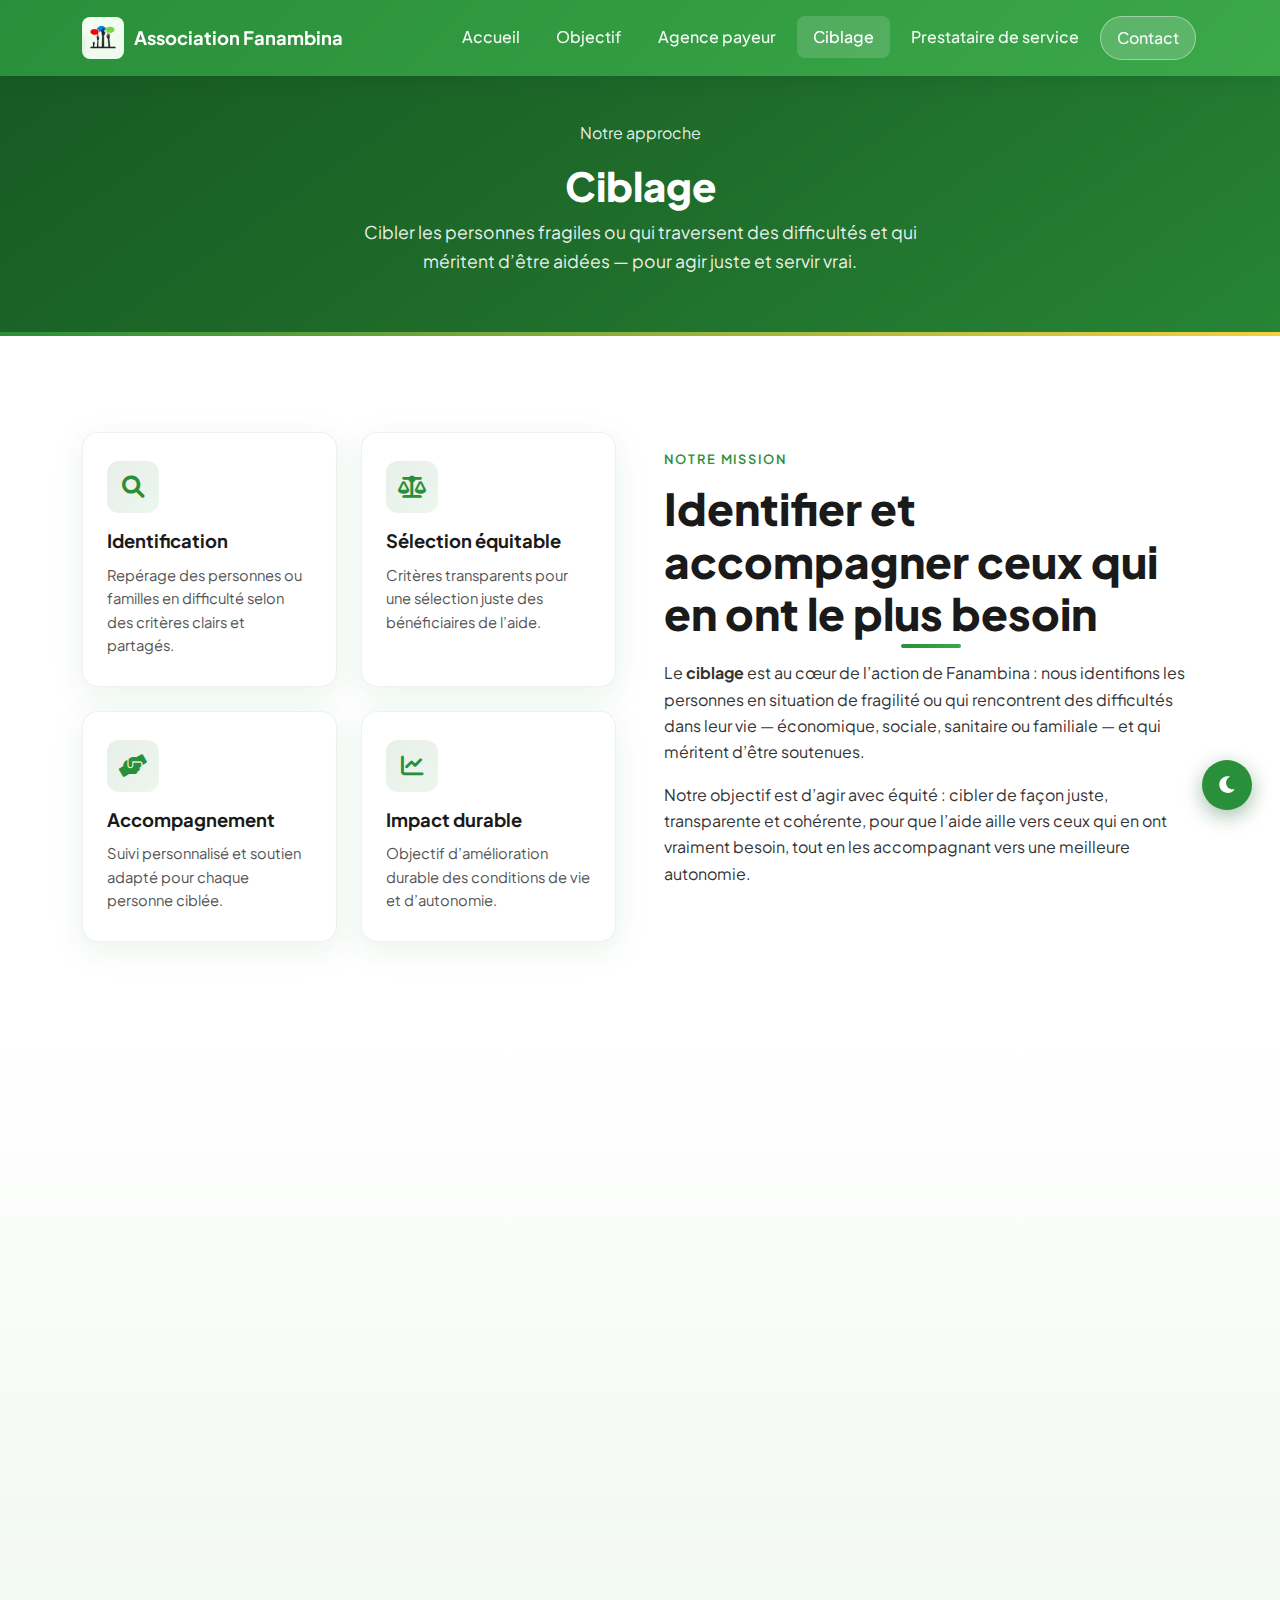
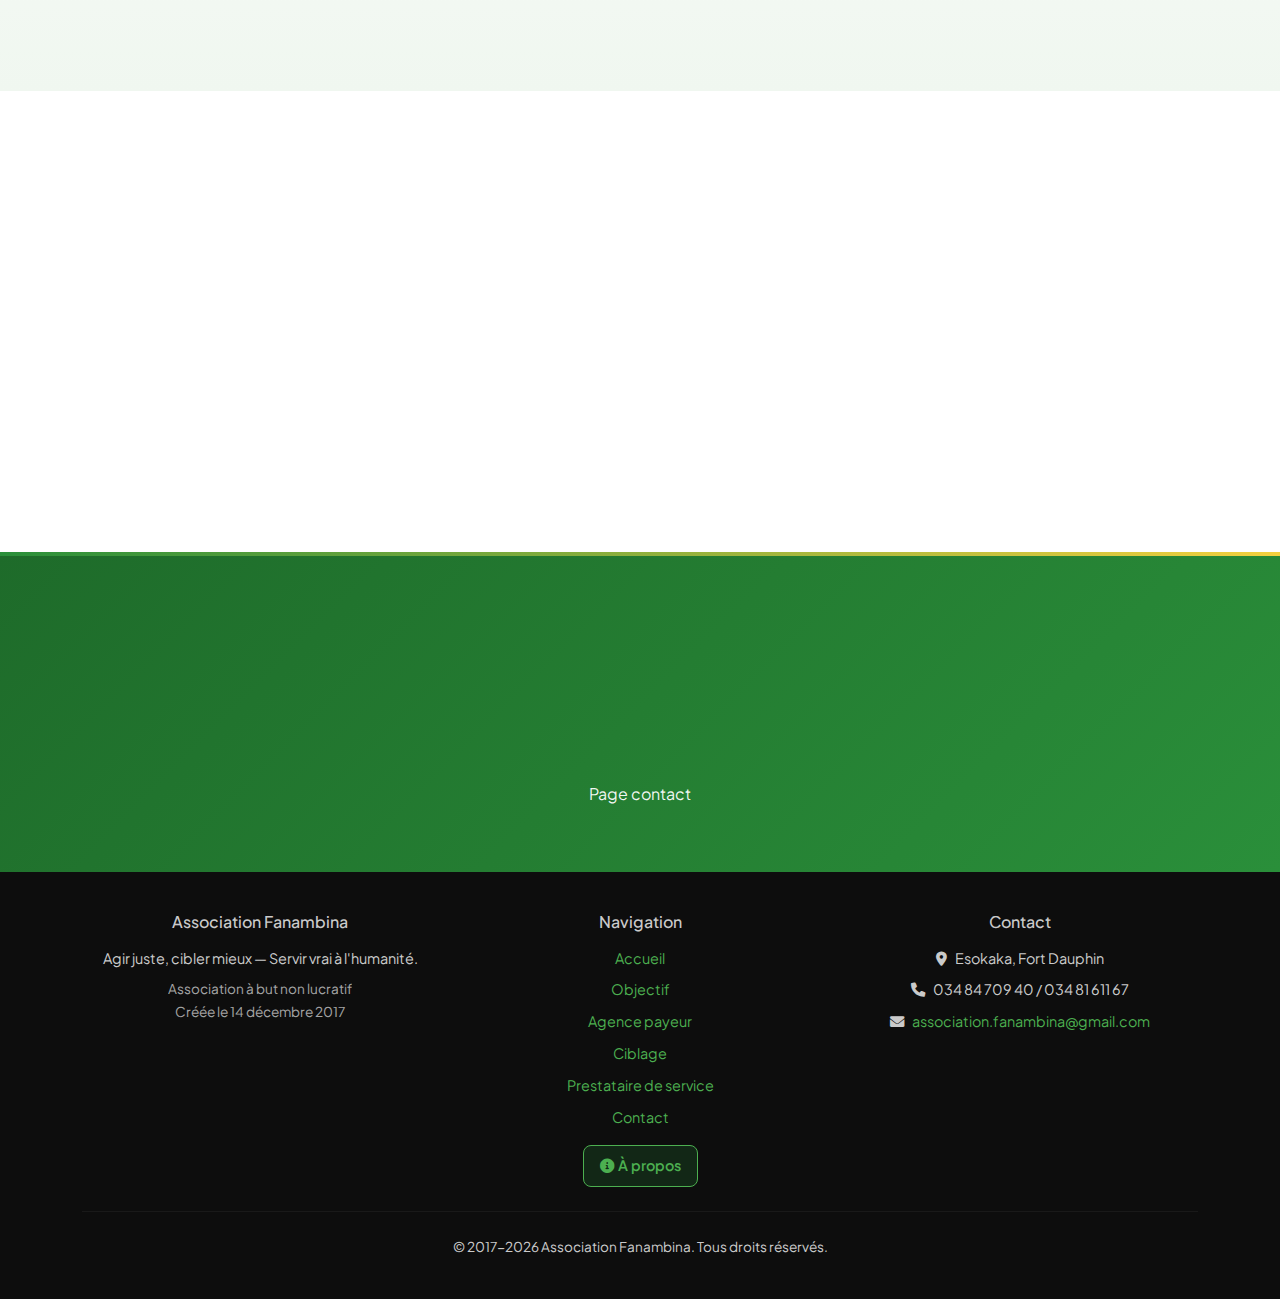
<file: ciblage.html>
<!DOCTYPE html>
<html lang="fr">
<head>
  <meta charset="utf-8" />
  <meta name="viewport" content="width=device-width, initial-scale=1" />
  <title>Ciblage — Association Fanambina</title>
  <meta name="description" content="Fanambina cible les personnes fragiles ou en difficulté qui méritent d'être aidées. Identification, sélection équitable et accompagnement à Madagascar.">
  <meta name="keywords" content="ciblage, personnes fragiles, aide, difficultés, Madagascar, Fanambina, accompagnement, équité">
  <meta property="og:title" content="Ciblage - Association Fanambina">
  <meta property="og:description" content="Cibler les personnes qui méritent une aide pour un impact durable.">
  <meta property="og:image" content="./images/logo-removebg-preview.png">
  <meta name="robots" content="index, follow">
  <meta name="theme-color" content="#1a5f2a">

  <link rel="icon" type="image/png" href="images/Logo.png">
  <link rel="preconnect" href="https://fonts.googleapis.com">
  <link rel="preconnect" href="https://fonts.gstatic.com" crossorigin>
  <link href="https://fonts.googleapis.com/css2?family=Plus+Jakarta+Sans:wght@400;500;600;700;800&display=swap" rel="stylesheet">
  <link href="https://cdn.jsdelivr.net/npm/bootstrap@5.3.2/dist/css/bootstrap.min.css" rel="stylesheet">
  <link rel="stylesheet" href="https://cdnjs.cloudflare.com/ajax/libs/font-awesome/6.0.0/css/all.min.css">
  <link rel="stylesheet" href="css/styles.css">
</head>
<body>
  <button id="backToTop" class="btn-back-top" aria-label="Retour en haut" title="Retour en haut"><i class="fas fa-arrow-up"></i></button>
  <button class="btn-dark-mode" id="darkModeToggle" aria-label="Mode sombre" title="Mode sombre">
    <i class="fas fa-moon"></i><i class="fas fa-sun"></i>
  </button>

  <nav class="navbar navbar-expand-lg navbar-dark fixed-top navbar-fanambina">
    <div class="container">
      <a class="navbar-brand" href="index.html">
        <img src="images/Logo.png" alt="Logo Fanambina" loading="lazy">
        <span>Association Fanambina</span>
      </a>
      <button class="navbar-toggler" type="button" data-bs-toggle="collapse" data-bs-target="#mainNav" aria-controls="mainNav" aria-expanded="false" aria-label="Menu">
        <span class="navbar-toggler-icon"></span>
      </button>
      <div class="collapse navbar-collapse" id="mainNav">
        <ul class="navbar-nav ms-auto">
          <li class="nav-item"><a class="nav-link" href="index.html">Accueil</a></li>
          <li class="nav-item"><a class="nav-link" href="objectif.html">Objectif</a></li>
          <li class="nav-item"><a class="nav-link" href="agence.html">Agence payeur</a></li>
          <li class="nav-item"><a class="nav-link active" href="ciblage.html">Ciblage</a></li>
          <li class="nav-item"><a class="nav-link" href="services.html">Prestataire de service</a></li>
          <li class="nav-item"><a class="nav-link nav-link-cta" href="contact.html">Contact</a></li>
        </ul>
      </div>
    </div>
  </nav>

  <header class="page-hero">
    <div class="container">
      <p class="section-label reveal" style="color: rgba(255,255,255,0.9);">Notre approche</p>
      <h1 class="page-title reveal">Ciblage</h1>
      <p class="page-subtitle reveal">Cibler les personnes fragiles ou qui traversent des difficultés et qui méritent d’être aidées — pour agir juste et servir vrai.</p>
    </div>
  </header>

  <section class="section-fanambina" aria-label="Présentation ciblage">
    <div class="container">
      <div class="row align-items-center g-5">
        <div class="col-lg-6 order-lg-2">
          <p class="section-label reveal">Notre mission</p>
          <h2 class="section-title reveal">Identifier et accompagner ceux qui en ont le plus besoin</h2>
          <p class="reveal">Le <strong>ciblage</strong> est au cœur de l’action de Fanambina : nous identifions les personnes en situation de fragilité ou qui rencontrent des difficultés dans leur vie — économique, sociale, sanitaire ou familiale — et qui méritent d’être soutenues.</p>
          <p class="reveal">Notre objectif est d’agir avec équité : cibler de façon juste, transparente et cohérente, pour que l’aide aille vers ceux qui en ont vraiment besoin, tout en les accompagnant vers une meilleure autonomie.</p>
          <a href="contact.html" class="btn-hero mt-3 reveal">Nous contacter</a>
        </div>
        <div class="col-lg-6 order-lg-1">
          <div class="row g-4">
            <div class="col-sm-6">
              <div class="content-card reveal reveal-delay-1">
                <div class="content-icon"><i class="fas fa-search"></i></div>
                <h3>Identification</h3>
                <p>Repérage des personnes ou familles en difficulté selon des critères clairs et partagés.</p>
              </div>
            </div>
            <div class="col-sm-6">
              <div class="content-card reveal reveal-delay-2">
                <div class="content-icon"><i class="fas fa-balance-scale"></i></div>
                <h3>Sélection équitable</h3>
                <p>Critères transparents pour une sélection juste des bénéficiaires de l’aide.</p>
              </div>
            </div>
            <div class="col-sm-6">
              <div class="content-card reveal reveal-delay-3">
                <div class="content-icon"><i class="fas fa-hands-helping"></i></div>
                <h3>Accompagnement</h3>
                <p>Suivi personnalisé et soutien adapté pour chaque personne ciblée.</p>
              </div>
            </div>
            <div class="col-sm-6">
              <div class="content-card reveal reveal-delay-4">
                <div class="content-icon"><i class="fas fa-chart-line"></i></div>
                <h3>Impact durable</h3>
                <p>Objectif d’amélioration durable des conditions de vie et d’autonomie.</p>
              </div>
            </div>
          </div>
        </div>
      </div>
    </div>
  </section>

  <section class="section-fanambina alt-bg" aria-label="Qui ciblons-nous">
    <div class="container">
      <p class="section-label text-center reveal">Qui ciblons-nous ?</p>
      <h2 class="section-title text-center reveal">Les personnes qui méritent une aide</h2>
      <p class="section-subtitle text-center reveal">Nous nous concentrons sur les situations de fragilité ou de difficulté pour orienter l’aide là où elle aura le plus d’effet.</p>
      <div class="row g-4">
        <div class="col-md-4">
          <div class="pillar-card reveal">
            <div class="p-4">
              <div class="pillar-icon-wrap"><i class="fas fa-user-injured"></i></div>
              <h3 class="pillar-title">Fragilité économique</h3>
              <p class="pillar-desc">Personnes ou familles en grande précarité, sans revenus stables ou en situation d’insécurité alimentaire.</p>
            </div>
          </div>
        </div>
        <div class="col-md-4">
          <div class="pillar-card reveal reveal-delay-1">
            <div class="p-4">
              <div class="pillar-icon-wrap"><i class="fas fa-child"></i></div>
              <h3 class="pillar-title">Vulnérabilité sociale</h3>
              <p class="pillar-desc">Personnes isolées, personnes âgées, enfants ou familles en difficulté d’accès à l’éducation ou aux soins.</p>
            </div>
          </div>
        </div>
        <div class="col-md-4">
          <div class="pillar-card reveal reveal-delay-2">
            <div class="p-4">
              <div class="pillar-icon-wrap"><i class="fas fa-heart"></i></div>
              <h3 class="pillar-title">Situations de crise</h3>
              <p class="pillar-desc">Personnes confrontées à un choc (perte d’emploi, maladie, décès) et qui ont besoin d’un coup de pouce pour rebondir.</p>
            </div>
          </div>
        </div>
      </div>
    </div>
  </section>

  <section class="section-fanambina" aria-label="Galerie ciblage">
    <div class="container">
      <p class="section-label text-center reveal">Sur le terrain</p>
      <h2 class="section-title text-center reveal">Nos actions de ciblage</h2>
      <div class="row g-4">
        <div class="col-6 col-md-3">
          <div class="gallery-card reveal">
            <div class="ratio ratio-4x3">
              <img src="images/ca.jpg" alt="Ciblage terrain" class="w-100 h-100 object-fit-cover" loading="lazy">
            </div>
          </div>
        </div>
        <div class="col-6 col-md-3">
          <div class="gallery-card reveal reveal-delay-1">
            <div class="ratio ratio-4x3">
              <img src="images/cb.jpg" alt="Identification des besoins" class="w-100 h-100 object-fit-cover" loading="lazy">
            </div>
          </div>
        </div>
        <div class="col-6 col-md-3">
          <div class="gallery-card reveal reveal-delay-2">
            <div class="ratio ratio-4x3">
              <img src="images/ce.jpg" alt="Accompagnement" class="w-100 h-100 object-fit-cover" loading="lazy">
            </div>
          </div>
        </div>
        <div class="col-6 col-md-3">
          <div class="gallery-card reveal reveal-delay-3">
            <div class="ratio ratio-4x3">
              <img src="images/cf.jpg" alt="Impact durable" class="w-100 h-100 object-fit-cover" loading="lazy">
            </div>
          </div>
        </div>
      </div>
    </div>
  </section>

  <section class="contact-band">
    <div class="container text-center">
      <h2 class="contact-title reveal">Vous souhaitez nous signaler une situation ?</h2>
      <p class="reveal mb-3">Contactez-nous pour échanger sur nos actions de ciblage.</p>
      <p class="reveal mb-2"><strong>034 84 70 940</strong> · <strong>032 99 38 341</strong></p>
      <p class="reveal mb-0"><a href="mailto:Association.Fanambina@gmail.com">association.fanambina@gmail.com</a></p>
      <a href="contact.html" class="btn-hero mt-4">Page contact</a>
    </div>
  </section>

  <footer class="footer-fanambina">
    <div class="container">
      <div class="row g-4 mb-4">
        <div class="col-md-4">
          <h4 class="h6 mb-3">Association Fanambina</h4>
          <p class="mb-2" style="font-size: 0.9rem;">Agir juste, cibler mieux — Servir vrai à l'humanité.</p>
          <p class="mb-0" style="font-size: 0.85rem; opacity: 0.8;">Association à but non lucratif<br>Créée le 14 décembre 2017</p>
        </div>
        <div class="col-md-4">
          <h4 class="h6 mb-3">Navigation</h4>
          <ul class="list-unstyled mb-0" style="font-size: 0.9rem;">
            <li class="mb-2"><a href="index.html">Accueil</a></li>
            <li class="mb-2"><a href="objectif.html">Objectif</a></li>
            <li class="mb-2"><a href="agence.html">Agence payeur</a></li>
            <li class="mb-2"><a href="ciblage.html">Ciblage</a></li>
            <li class="mb-2"><a href="services.html">Prestataire de service</a></li>
            <li class="mb-2"><a href="contact.html">Contact</a></li>
            <li class="mt-3"><a href="a-propos.html" class="btn-about"><i class="fas fa-info-circle me-1"></i>À propos</a></li>
          </ul>
        </div>
        <div class="col-md-4">
          <h4 class="h6 mb-3">Contact</h4>
          <p class="mb-2" style="font-size: 0.9rem;"><i class="fas fa-map-marker-alt me-2"></i>Esokaka, Fort Dauphin</p>
          <p class="mb-2" style="font-size: 0.9rem;"><i class="fas fa-phone me-2"></i>034 84 709 40 / 034 81 611 67</p>
          <p class="mb-0" style="font-size: 0.9rem;"><i class="fas fa-envelope me-2"></i><a href="mailto:association.fanambina@gmail.com">association.fanambina@gmail.com</a></p>
        </div>
      </div>
      <hr style="border-color: rgba(255,255,255,0.2); margin: 1.5rem 0;">
      <div class="text-center">
        <p class="mb-0" style="font-size: 0.85rem;">&copy; 2017-2026 Association Fanambina. Tous droits réservés.</p>
      </div>
    </div>
  </footer>

  <script src="https://cdn.jsdelivr.net/npm/bootstrap@5.3.2/dist/js/bootstrap.bundle.min.js"></script>
  <script src="js/main.js"></script>
</body>
</html>
</file>
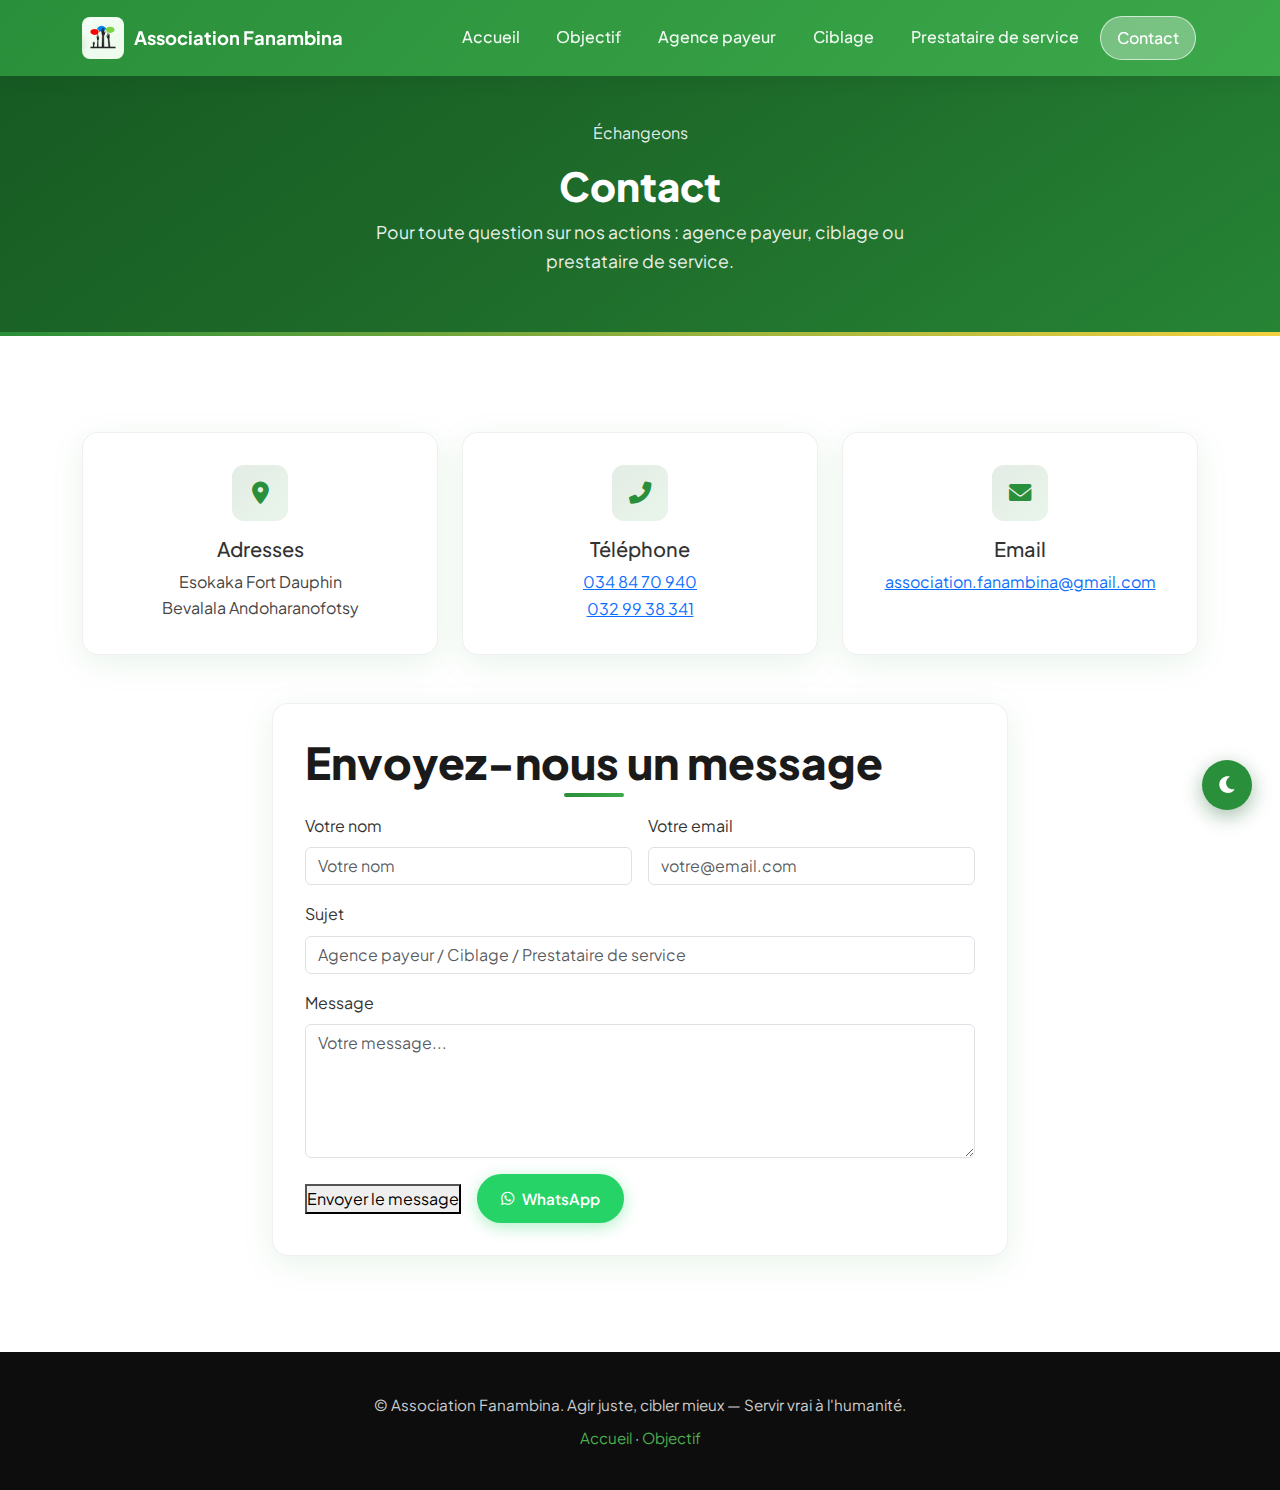
<file: contact.html>
<!DOCTYPE html>
<html lang="fr">
<head>
  <meta charset="utf-8" />
  <meta name="viewport" content="width=device-width, initial-scale=1" />
  <title>Contact — Association Fanambina</title>
  <meta name="description" content="Contactez l'Association Fanambina : Esokaka Fort Dauphin, Bevalala Andoharanofotsy. Téléphone et email.">
  <meta name="keywords" content="contact Fanambina, Madagascar, Fort Dauphin, Andoharanofotsy">
  <meta property="og:title" content="Contact - Association Fanambina">
  <meta property="og:description" content="Contactez-nous pour nos actions d'agence payeur, ciblage et prestataire de service.">
  <meta name="robots" content="index, follow">
  <meta name="theme-color" content="#1a5f2a">

  <link rel="icon" type="image/png" href="images/Logo.png">
  <link rel="preconnect" href="https://fonts.googleapis.com">
  <link rel="preconnect" href="https://fonts.gstatic.com" crossorigin>
  <link href="https://fonts.googleapis.com/css2?family=Plus+Jakarta+Sans:wght@400;500;600;700;800&display=swap" rel="stylesheet">
  <link href="https://cdn.jsdelivr.net/npm/bootstrap@5.3.2/dist/css/bootstrap.min.css" rel="stylesheet">
  <link rel="stylesheet" href="https://cdnjs.cloudflare.com/ajax/libs/font-awesome/6.0.0/css/all.min.css">
  <link rel="stylesheet" href="css/styles.css">
  <style>
    .contact-card { background: #fff; border-radius: var(--card-radius); padding: 2rem; box-shadow: var(--card-shadow); height: 100%; transition: var(--transition); border: 1px solid rgba(0,0,0,0.06); }
    .contact-card:hover { box-shadow: var(--card-shadow-hover); }
    .contact-card .contact-icon { width: 56px; height: 56px; border-radius: 12px; background: linear-gradient(135deg, rgba(26, 95, 42, 0.12) 0%, rgba(76, 175, 80, 0.12) 100%); color: var(--primary); display: flex; align-items: center; justify-content: center; font-size: 1.4rem; margin-bottom: 1rem; }
    .contact-address { color: #444 !important; line-height: 1.6; }
    body.dark-mode .contact-address { color: #d0d0d0 !important; }
    .contact-form-card { background: #fff; border-radius: var(--card-radius); padding: 2rem; box-shadow: var(--card-shadow); border: 1px solid rgba(0,0,0,0.06); }
    body.dark-mode .contact-card, body.dark-mode .contact-form-card { background: #252525; border-color: #333; }
  </style>
</head>
<body>
  <button id="backToTop" class="btn-back-top" aria-label="Retour en haut" title="Retour en haut"><i class="fas fa-arrow-up"></i></button>
  <button class="btn-dark-mode" id="darkModeToggle" aria-label="Mode sombre" title="Mode sombre">
    <i class="fas fa-moon"></i><i class="fas fa-sun"></i>
  </button>

  <nav class="navbar navbar-expand-lg navbar-dark fixed-top navbar-fanambina">
    <div class="container">
      <a class="navbar-brand" href="index.html">
        <img src="images/Logo.png" alt="Logo Fanambina" loading="lazy">
        <span>Association Fanambina</span>
      </a>
      <button class="navbar-toggler" type="button" data-bs-toggle="collapse" data-bs-target="#mainNav" aria-controls="mainNav" aria-expanded="false" aria-label="Menu">
        <span class="navbar-toggler-icon"></span>
      </button>
      <div class="collapse navbar-collapse" id="mainNav">
        <ul class="navbar-nav ms-auto">
          <li class="nav-item"><a class="nav-link" href="index.html">Accueil</a></li>
          <li class="nav-item"><a class="nav-link" href="objectif.html">Objectif</a></li>
          <li class="nav-item"><a class="nav-link" href="agence.html">Agence payeur</a></li>
          <li class="nav-item"><a class="nav-link" href="ciblage.html">Ciblage</a></li>
          <li class="nav-item"><a class="nav-link" href="services.html">Prestataire de service</a></li>
          <li class="nav-item"><a class="nav-link nav-link-cta active" href="contact.html">Contact</a></li>
        </ul>
      </div>
    </div>
  </nav>

  <header class="page-hero">
    <div class="container">
      <p class="section-label reveal" style="color: rgba(255,255,255,0.9);">Échangeons</p>
      <h1 class="page-title reveal">Contact</h1>
      <p class="page-subtitle reveal">Pour toute question sur nos actions : agence payeur, ciblage ou prestataire de service.</p>
    </div>
  </header>

  <section class="section-fanambina" aria-label="Coordonnées">
    <div class="container">
      <div class="row g-4 mb-5">
        <div class="col-md-4">
          <div class="contact-card reveal text-center">
            <div class="contact-icon mx-auto"><i class="fas fa-map-marker-alt"></i></div>
            <h3 class="h5 mb-2">Adresses</h3>
            <p class="mb-0 contact-address">Esokaka Fort Dauphin<br>Bevalala Andoharanofotsy</p>
          </div>
        </div>
        <div class="col-md-4">
          <div class="contact-card reveal text-center">
            <div class="contact-icon mx-auto"><i class="fas fa-phone-alt"></i></div>
            <h3 class="h5 mb-2">Téléphone</h3>
            <p class="mb-0"><a href="tel:0348470940">034 84 70 940</a><br><a href="tel:0329938341">032 99 38 341</a></p>
          </div>
        </div>
        <div class="col-md-4">
          <div class="contact-card reveal text-center">
            <div class="contact-icon mx-auto"><i class="fas fa-envelope"></i></div>
            <h3 class="h5 mb-2">Email</h3>
            <p class="mb-0"><a href="mailto:Association.Fanambina@gmail.com">association.fanambina@gmail.com</a></p>
          </div>
        </div>
      </div>
      <div class="row">
        <div class="col-lg-8 mx-auto">
          <div class="contact-form-card reveal">
            <h2 class="section-title mb-4">Envoyez-nous un message</h2>
            <form id="contactForm">
              <div class="row g-3">
                <div class="col-md-6">
                  <label for="name" class="form-label">Votre nom</label>
                  <input type="text" class="form-control" id="name" placeholder="Votre nom" required>
                </div>
                <div class="col-md-6">
                  <label for="email" class="form-label">Votre email</label>
                  <input type="email" class="form-control" id="email" placeholder="votre@email.com" required>
                </div>
                <div class="col-12">
                  <label for="subject" class="form-label">Sujet</label>
                  <input type="text" class="form-control" id="subject" placeholder="Agence payeur / Ciblage / Prestataire de service">
                </div>
                <div class="col-12">
                  <label for="message" class="form-label">Message</label>
                  <textarea class="form-control" id="message" rows="5" placeholder="Votre message..." required></textarea>
                </div>
              <div class="col-12 d-flex flex-wrap align-items-center gap-3">
                  <button type="submit" class="btn-hero">Envoyer le message</button>
                  <a href="https://wa.me/261348470940?text=Bonjour%20Association%20Fanambina%2C%20je%20vous%20contacte%20depuis%20votre%20site%20web." class="btn-whatsapp" target="_blank" rel="noopener">
                    <i class="fab fa-whatsapp"></i> WhatsApp
                  </a>
                </div>
              </div>
            </form>
          </div>
        </div>
      </div>
    </div>
  </section>

  <footer class="footer-fanambina">
    <div class="container">
      <p class="mb-0">&copy; Association Fanambina. Agir juste, cibler mieux — Servir vrai à l'humanité.</p>
      <p class="mb-0 mt-2"><a href="index.html">Accueil</a> · <a href="objectif.html">Objectif</a></p>
    </div>
  </footer>

  <script src="https://cdn.jsdelivr.net/npm/bootstrap@5.3.2/dist/js/bootstrap.bundle.min.js"></script>
  <script src="js/main.js"></script>
  <script>
    (function(){
      var form = document.getElementById('contactForm');
      if (form) form.addEventListener('submit', function(e) {
        e.preventDefault();
        var subj = encodeURIComponent(document.getElementById('subject').value || 'Contact Association Fanambina');
        var body = encodeURIComponent('Nom: ' + (document.getElementById('name').value || '') + '\nEmail: ' + (document.getElementById('email').value || '') + '\n\n' + (document.getElementById('message').value || ''));
        window.location.href = 'mailto:Association.Fanambina@gmail.com?subject=' + subj + '&body=' + body;
      });
    })();
  </script>
</body>
</html>
</file>
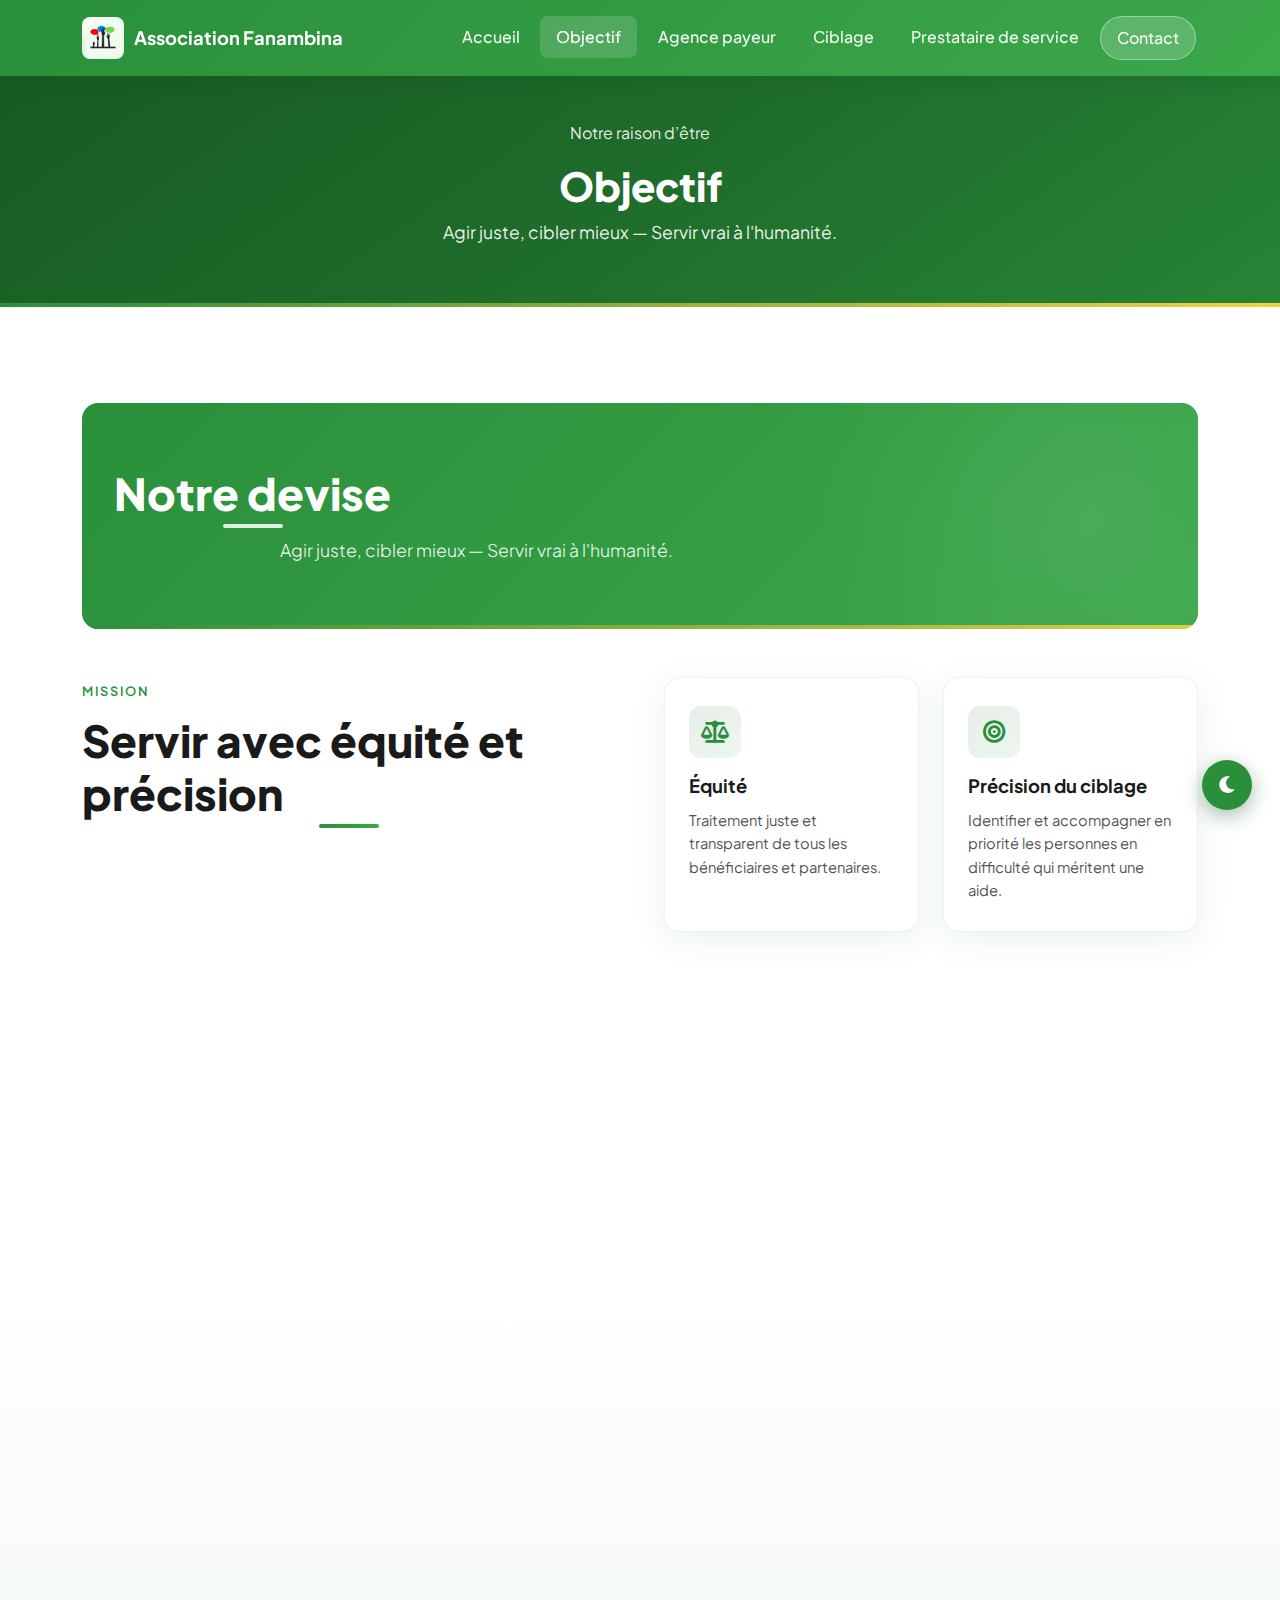
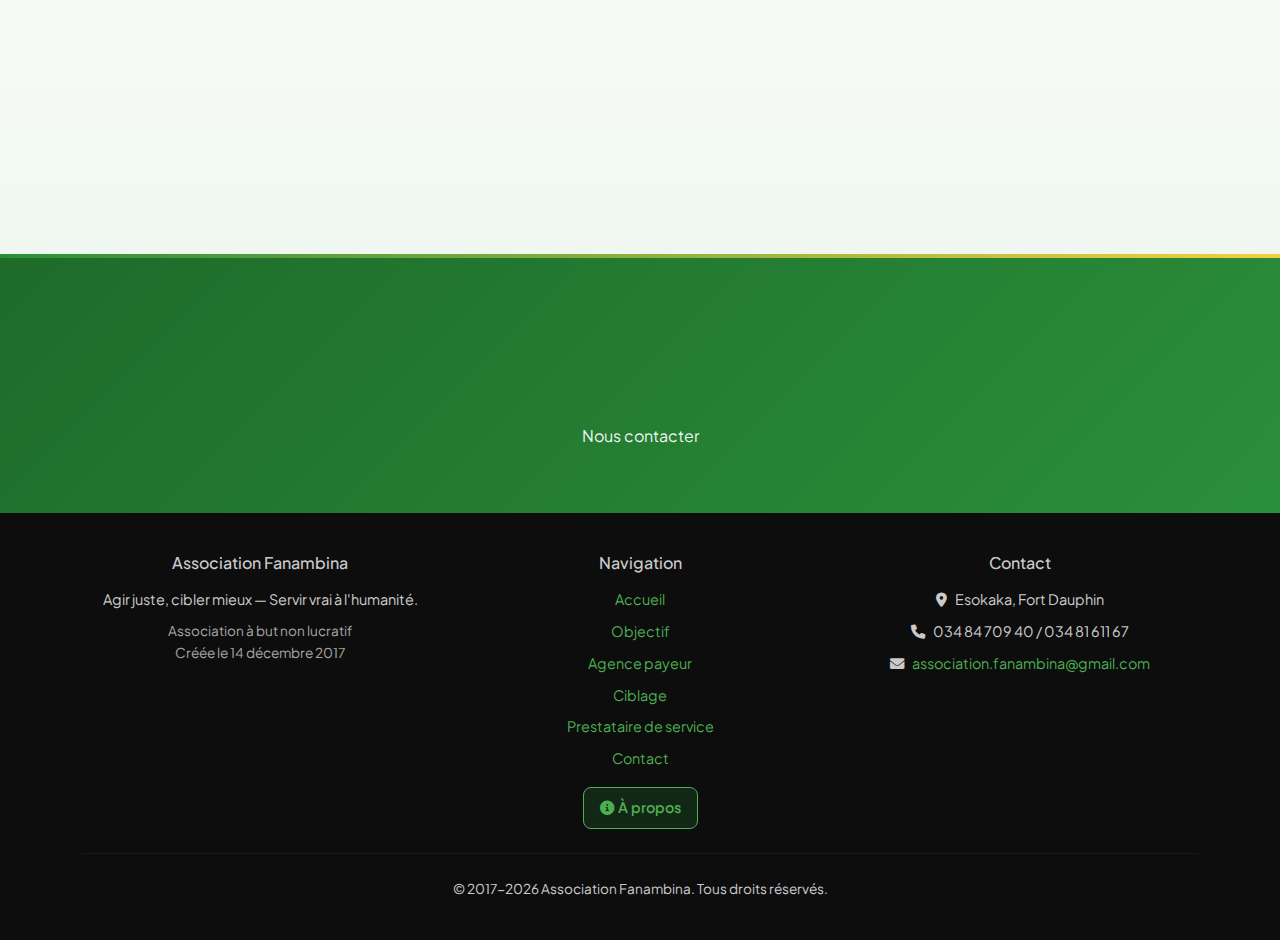
<file: objectif.html>
<!DOCTYPE html>
<html lang="fr">
<head>
  <meta charset="utf-8" />
  <meta name="viewport" content="width=device-width, initial-scale=1" />
  <title>Objectif — Association Fanambina</title>
  <meta name="description" content="Agir juste, cibler mieux — Servir vrai à l'humanité. Découvrez la mission et la vision de l'Association Fanambina à Madagascar.">
  <meta name="keywords" content="Fanambina, objectif, mission, vision, Madagascar, développement, équité">
  <meta property="og:title" content="Objectif - Association Fanambina">
  <meta property="og:description" content="Agir juste, cibler mieux — Servir vrai à l'humanité.">
  <meta property="og:image" content="./images/logo-removebg-preview.png">
  <meta name="robots" content="index, follow">
  <meta name="theme-color" content="#1a5f2a">

  <link rel="icon" type="image/png" href="images/Logo.png">
  <link rel="preconnect" href="https://fonts.googleapis.com">
  <link rel="preconnect" href="https://fonts.gstatic.com" crossorigin>
  <link href="https://fonts.googleapis.com/css2?family=Plus+Jakarta+Sans:wght@400;500;600;700;800&display=swap" rel="stylesheet">
  <link href="https://cdn.jsdelivr.net/npm/bootstrap@5.3.2/dist/css/bootstrap.min.css" rel="stylesheet">
  <link rel="stylesheet" href="https://cdnjs.cloudflare.com/ajax/libs/font-awesome/6.0.0/css/all.min.css">
  <link rel="stylesheet" href="css/styles.css">
</head>
<body>
  <button id="backToTop" class="btn-back-top" aria-label="Retour en haut" title="Retour en haut"><i class="fas fa-arrow-up"></i></button>
  <button class="btn-dark-mode" id="darkModeToggle" aria-label="Mode sombre" title="Mode sombre">
    <i class="fas fa-moon"></i><i class="fas fa-sun"></i>
  </button>

  <nav class="navbar navbar-expand-lg navbar-dark fixed-top navbar-fanambina">
    <div class="container">
      <a class="navbar-brand" href="index.html">
        <img src="images/Logo.png" alt="Logo Fanambina" loading="lazy">
        <span>Association Fanambina</span>
      </a>
      <button class="navbar-toggler" type="button" data-bs-toggle="collapse" data-bs-target="#mainNav" aria-controls="mainNav" aria-expanded="false" aria-label="Menu">
        <span class="navbar-toggler-icon"></span>
      </button>
      <div class="collapse navbar-collapse" id="mainNav">
        <ul class="navbar-nav ms-auto">
          <li class="nav-item"><a class="nav-link" href="index.html">Accueil</a></li>
          <li class="nav-item"><a class="nav-link active" href="objectif.html">Objectif</a></li>
          <li class="nav-item"><a class="nav-link" href="agence.html">Agence payeur</a></li>
          <li class="nav-item"><a class="nav-link" href="ciblage.html">Ciblage</a></li>
          <li class="nav-item"><a class="nav-link" href="services.html">Prestataire de service</a></li>
          <li class="nav-item"><a class="nav-link nav-link-cta" href="contact.html">Contact</a></li>
        </ul>
      </div>
    </div>
  </nav>

  <header class="page-hero">
    <div class="container">
      <p class="section-label reveal" style="color: rgba(255,255,255,0.9);">Notre raison d’être</p>
      <h1 class="page-title reveal">Objectif</h1>
      <p class="page-subtitle reveal">Agir juste, cibler mieux — Servir vrai à l'humanité.</p>
    </div>
  </header>

  <section class="section-fanambina" aria-label="Mission et vision">
    <div class="container">
      <div class="objectif-block reveal mb-5">
        <h2 class="section-title mb-3">Notre devise</h2>
        <p class="lead mb-0">Agir juste, cibler mieux — Servir vrai à l'humanité.</p>
      </div>
      <div class="row g-5">
        <div class="col-lg-6">
          <p class="section-label reveal">Mission</p>
          <h2 class="section-title reveal">Servir avec équité et précision</h2>
          <p class="reveal">L’Association Fanambina s’engage à <strong>agir juste</strong> : chaque action est menée avec équité, transparence et respect des personnes. Nous <strong>ciblons mieux</strong> en identifiant celles et ceux qui ont le plus besoin d’un soutien — que ce soit dans le cadre de notre rôle d’agence payeur, de notre action de ciblage des personnes fragiles ou de nos prestations de service.</p>
          <p class="reveal">Notre objectif est de <strong>servir vrai à l’humanité</strong> : être au plus près des réalités du terrain, à Madagascar, et contribuer à l’amélioration durable des conditions de vie des communautés que nous accompagnons.</p>
        </div>
        <div class="col-lg-6">
          <div class="row g-4">
            <div class="col-sm-6">
              <div class="content-card reveal reveal-delay-1">
                <div class="content-icon"><i class="fas fa-balance-scale"></i></div>
                <h3>Équité</h3>
                <p>Traitement juste et transparent de tous les bénéficiaires et partenaires.</p>
              </div>
            </div>
            <div class="col-sm-6">
              <div class="content-card reveal reveal-delay-2">
                <div class="content-icon"><i class="fas fa-bullseye"></i></div>
                <h3>Précision du ciblage</h3>
                <p>Identifier et accompagner en priorité les personnes en difficulté qui méritent une aide.</p>
              </div>
            </div>
            <div class="col-sm-6">
              <div class="content-card reveal reveal-delay-3">
                <div class="content-icon"><i class="fas fa-handshake"></i></div>
                <h3>Intégrité</h3>
                <p>Agir avec transparence dans la gestion des fonds et des prestations.</p>
              </div>
            </div>
            <div class="col-sm-6">
              <div class="content-card reveal reveal-delay-4">
                <div class="content-icon"><i class="fas fa-heart"></i></div>
                <h3>Proximité</h3>
                <p>Servir au plus près des communautés et des réalités du terrain.</p>
              </div>
            </div>
          </div>
        </div>
      </div>
    </div>
  </section>

  <section class="section-fanambina alt-bg" aria-label="Nos trois piliers">
    <div class="container">
      <p class="section-label text-center reveal">Nos actions</p>
      <h2 class="section-title text-center reveal">Trois piliers au service des communautés</h2>
      <div class="row g-4">
        <div class="col-md-4">
          <div class="pillar-card reveal">
            <div class="p-4 text-center">
              <div class="pillar-icon-wrap mx-auto"><i class="fas fa-hand-holding-usd"></i></div>
              <h3 class="pillar-title">Agence payeur</h3>
              <p class="pillar-desc">Gestion et distribution des fonds pour campagnes, financements et subventions.</p>
              <a href="agence.html" class="pillar-link">En savoir plus <i class="fas fa-arrow-right"></i></a>
            </div>
          </div>
        </div>
        <div class="col-md-4">
          <div class="pillar-card reveal reveal-delay-1">
            <div class="p-4 text-center">
              <div class="pillar-icon-wrap mx-auto"><i class="fas fa-heart"></i></div>
              <h3 class="pillar-title">Ciblage</h3>
              <p class="pillar-desc">Cibler les personnes fragiles ou en difficulté qui méritent d’être aidées.</p>
              <a href="ciblage.html" class="pillar-link">En savoir plus <i class="fas fa-arrow-right"></i></a>
            </div>
          </div>
        </div>
        <div class="col-md-4">
          <div class="pillar-card reveal reveal-delay-2">
            <div class="p-4 text-center">
              <div class="pillar-icon-wrap mx-auto"><i class="fas fa-users-cog"></i></div>
              <h3 class="pillar-title">Prestataire de service</h3>
              <p class="pillar-desc">Accompagnement, formation et soutien communautaire.</p>
              <a href="services.html" class="pillar-link">En savoir plus <i class="fas fa-arrow-right"></i></a>
            </div>
          </div>
        </div>
      </div>
    </div>
  </section>

  <section class="contact-band">
    <div class="container text-center">
      <h2 class="contact-title reveal">Rejoignez notre mission</h2>
      <p class="reveal mb-3">Ensemble, agir juste et servir vrai à l’humanité.</p>
      <a href="contact.html" class="btn-hero mt-3">Nous contacter</a>
    </div>
  </section>

  <footer class="footer-fanambina">
    <div class="container">
      <div class="row g-4 mb-4">
        <div class="col-md-4">
          <h4 class="h6 mb-3">Association Fanambina</h4>
          <p class="mb-2" style="font-size: 0.9rem;">Agir juste, cibler mieux — Servir vrai à l'humanité.</p>
          <p class="mb-0" style="font-size: 0.85rem; opacity: 0.8;">Association à but non lucratif<br>Créée le 14 décembre 2017</p>
        </div>
        <div class="col-md-4">
          <h4 class="h6 mb-3">Navigation</h4>
          <ul class="list-unstyled mb-0" style="font-size: 0.9rem;">
            <li class="mb-2"><a href="index.html">Accueil</a></li>
            <li class="mb-2"><a href="objectif.html">Objectif</a></li>
            <li class="mb-2"><a href="agence.html">Agence payeur</a></li>
            <li class="mb-2"><a href="ciblage.html">Ciblage</a></li>
            <li class="mb-2"><a href="services.html">Prestataire de service</a></li>
            <li class="mb-2"><a href="contact.html">Contact</a></li>
            <li class="mt-3"><a href="a-propos.html" class="btn-about"><i class="fas fa-info-circle me-1"></i>À propos</a></li>
          </ul>
        </div>
        <div class="col-md-4">
          <h4 class="h6 mb-3">Contact</h4>
          <p class="mb-2" style="font-size: 0.9rem;"><i class="fas fa-map-marker-alt me-2"></i>Esokaka, Fort Dauphin</p>
          <p class="mb-2" style="font-size: 0.9rem;"><i class="fas fa-phone me-2"></i>034 84 709 40 / 034 81 611 67</p>
          <p class="mb-0" style="font-size: 0.9rem;"><i class="fas fa-envelope me-2"></i><a href="mailto:association.fanambina@gmail.com">association.fanambina@gmail.com</a></p>
        </div>
      </div>
      <hr style="border-color: rgba(255,255,255,0.2); margin: 1.5rem 0;">
      <div class="text-center">
        <p class="mb-0" style="font-size: 0.85rem;">&copy; 2017-2026 Association Fanambina. Tous droits réservés.</p>
      </div>
    </div>
  </footer>

  <script src="https://cdn.jsdelivr.net/npm/bootstrap@5.3.2/dist/js/bootstrap.bundle.min.js"></script>
  <script src="js/main.js"></script>
</body>
</html>
</file>
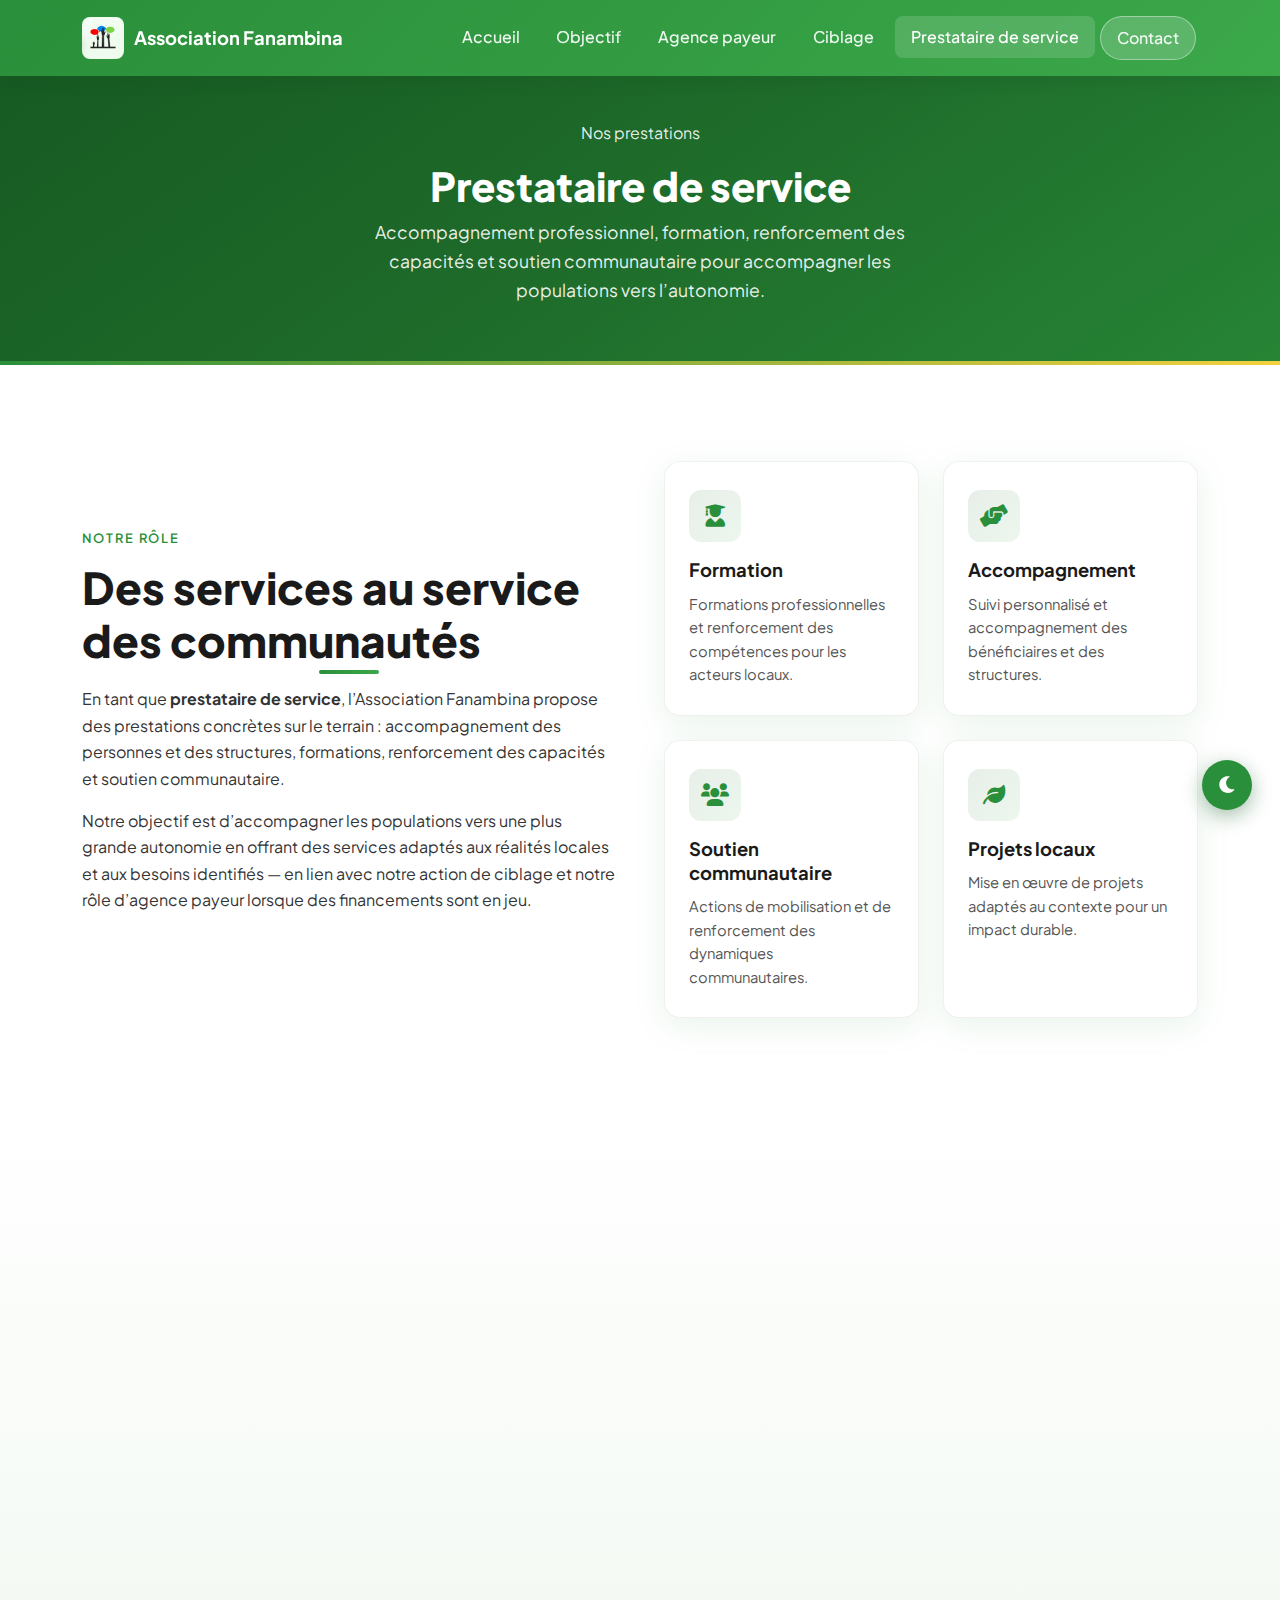
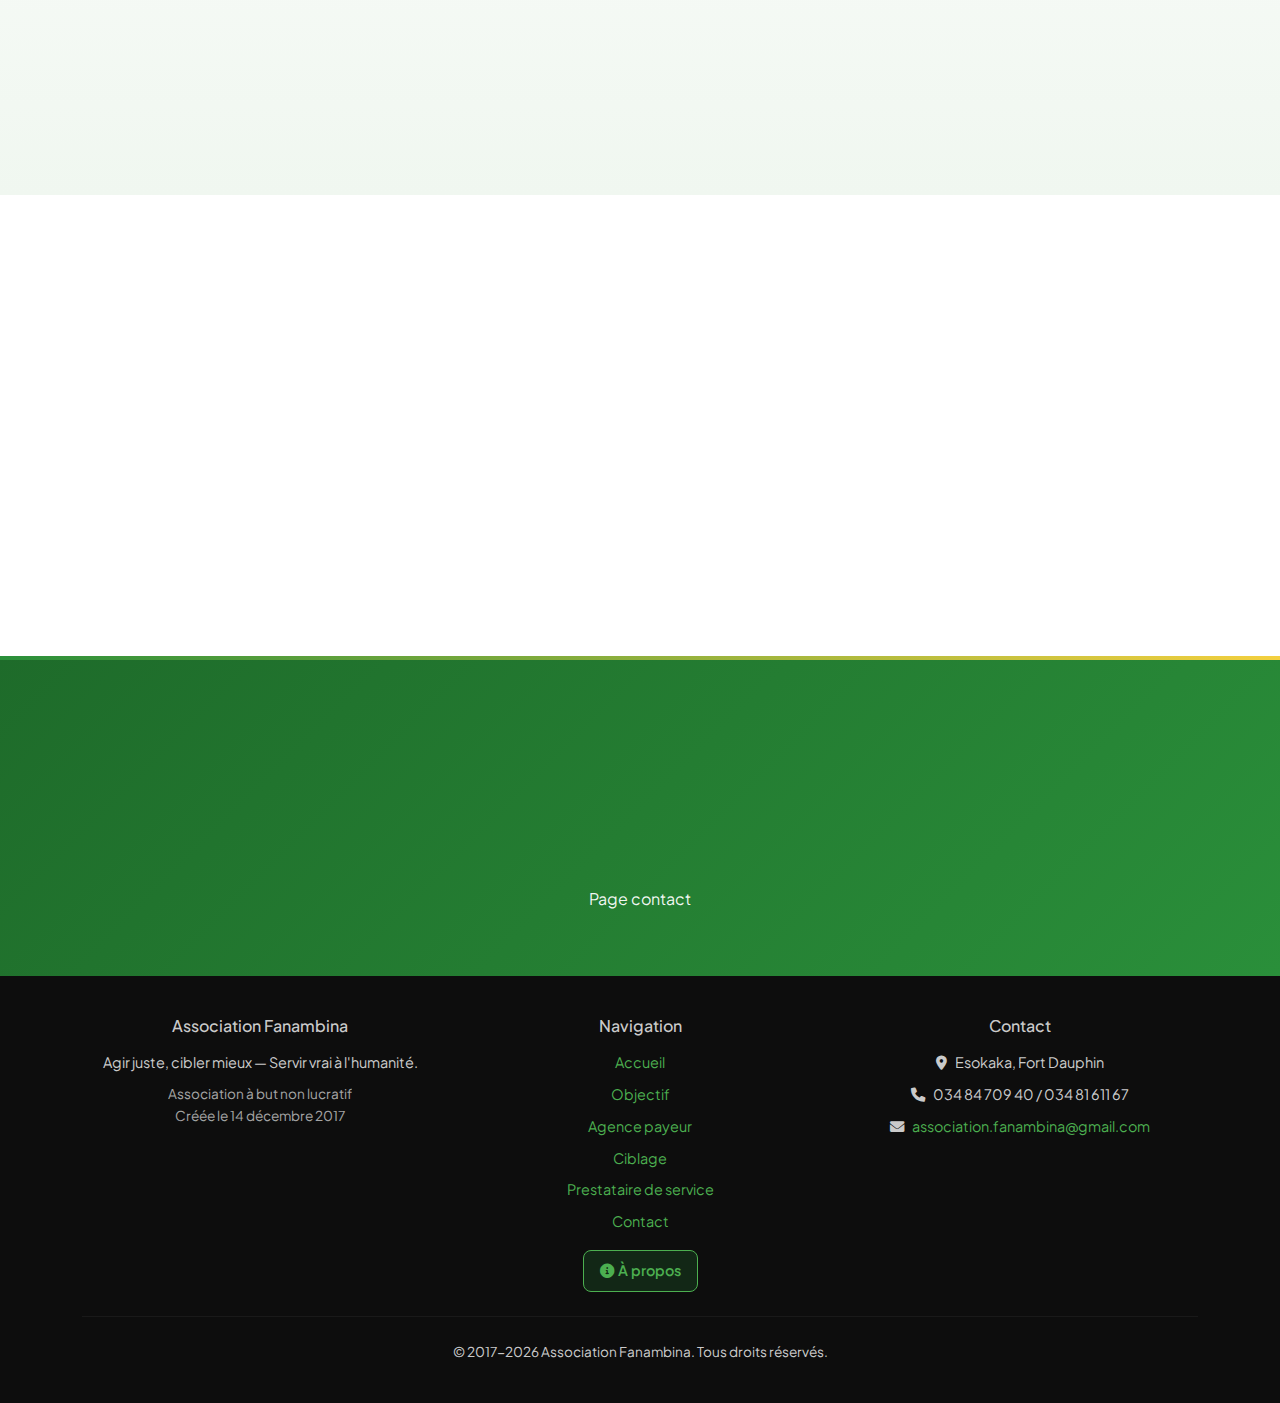
<file: services.html>
<!DOCTYPE html>
<html lang="fr">
<head>
  <meta charset="utf-8" />
  <meta name="viewport" content="width=device-width, initial-scale=1" />
  <title>Prestataire de service — Association Fanambina</title>
  <meta name="description" content="Fanambina propose des services d'accompagnement professionnel, formation, renforcement des capacités et soutien communautaire à Madagascar.">
  <meta name="keywords" content="prestataire service, Fanambina, accompagnement, formation, renforcement capacités, soutien communautaire, Madagascar">
  <meta property="og:title" content="Prestataire de service - Association Fanambina">
  <meta property="og:description" content="Accompagnement, formation et soutien communautaire pour l'autonomie des populations.">
  <meta property="og:image" content="./images/logo-removebg-preview.png">
  <meta name="robots" content="index, follow">
  <meta name="theme-color" content="#1a5f2a">

  <link rel="icon" type="image/png" href="images/Logo.png">
  <link rel="preconnect" href="https://fonts.googleapis.com">
  <link rel="preconnect" href="https://fonts.gstatic.com" crossorigin>
  <link href="https://fonts.googleapis.com/css2?family=Plus+Jakarta+Sans:wght@400;500;600;700;800&display=swap" rel="stylesheet">
  <link href="https://cdn.jsdelivr.net/npm/bootstrap@5.3.2/dist/css/bootstrap.min.css" rel="stylesheet">
  <link rel="stylesheet" href="https://cdnjs.cloudflare.com/ajax/libs/font-awesome/6.0.0/css/all.min.css">
  <link rel="stylesheet" href="css/styles.css">
</head>
<body>
  <button id="backToTop" class="btn-back-top" aria-label="Retour en haut" title="Retour en haut"><i class="fas fa-arrow-up"></i></button>
  <button class="btn-dark-mode" id="darkModeToggle" aria-label="Mode sombre" title="Mode sombre">
    <i class="fas fa-moon"></i><i class="fas fa-sun"></i>
  </button>

  <nav class="navbar navbar-expand-lg navbar-dark fixed-top navbar-fanambina">
    <div class="container">
      <a class="navbar-brand" href="index.html">
        <img src="images/Logo.png" alt="Logo Fanambina" loading="lazy">
        <span>Association Fanambina</span>
      </a>
      <button class="navbar-toggler" type="button" data-bs-toggle="collapse" data-bs-target="#mainNav" aria-controls="mainNav" aria-expanded="false" aria-label="Menu">
        <span class="navbar-toggler-icon"></span>
      </button>
      <div class="collapse navbar-collapse" id="mainNav">
        <ul class="navbar-nav ms-auto">
          <li class="nav-item"><a class="nav-link" href="index.html">Accueil</a></li>
          <li class="nav-item"><a class="nav-link" href="objectif.html">Objectif</a></li>
          <li class="nav-item"><a class="nav-link" href="agence.html">Agence payeur</a></li>
          <li class="nav-item"><a class="nav-link" href="ciblage.html">Ciblage</a></li>
          <li class="nav-item"><a class="nav-link active" href="services.html">Prestataire de service</a></li>
          <li class="nav-item"><a class="nav-link nav-link-cta" href="contact.html">Contact</a></li>
        </ul>
      </div>
    </div>
  </nav>

  <header class="page-hero">
    <div class="container">
      <p class="section-label reveal" style="color: rgba(255,255,255,0.9);">Nos prestations</p>
      <h1 class="page-title reveal">Prestataire de service</h1>
      <p class="page-subtitle reveal">Accompagnement professionnel, formation, renforcement des capacités et soutien communautaire pour accompagner les populations vers l’autonomie.</p>
    </div>
  </header>

  <section class="section-fanambina" aria-label="Présentation prestataire">
    <div class="container">
      <div class="row align-items-center g-5">
        <div class="col-lg-6">
          <p class="section-label reveal">Notre rôle</p>
          <h2 class="section-title reveal">Des services au service des communautés</h2>
          <p class="reveal">En tant que <strong>prestataire de service</strong>, l’Association Fanambina propose des prestations concrètes sur le terrain : accompagnement des personnes et des structures, formations, renforcement des capacités et soutien communautaire.</p>
          <p class="reveal">Notre objectif est d’accompagner les populations vers une plus grande autonomie en offrant des services adaptés aux réalités locales et aux besoins identifiés — en lien avec notre action de ciblage et notre rôle d’agence payeur lorsque des financements sont en jeu.</p>
          <a href="contact.html" class="btn-hero mt-3 reveal">Demander une prestation</a>
        </div>
        <div class="col-lg-6">
          <div class="row g-4">
            <div class="col-sm-6">
              <div class="content-card reveal reveal-delay-1">
                <div class="content-icon"><i class="fas fa-user-graduate"></i></div>
                <h3>Formation</h3>
                <p>Formations professionnelles et renforcement des compétences pour les acteurs locaux.</p>
              </div>
            </div>
            <div class="col-sm-6">
              <div class="content-card reveal reveal-delay-2">
                <div class="content-icon"><i class="fas fa-hands-helping"></i></div>
                <h3>Accompagnement</h3>
                <p>Suivi personnalisé et accompagnement des bénéficiaires et des structures.</p>
              </div>
            </div>
            <div class="col-sm-6">
              <div class="content-card reveal reveal-delay-3">
                <div class="content-icon"><i class="fas fa-users"></i></div>
                <h3>Soutien communautaire</h3>
                <p>Actions de mobilisation et de renforcement des dynamiques communautaires.</p>
              </div>
            </div>
            <div class="col-sm-6">
              <div class="content-card reveal reveal-delay-4">
                <div class="content-icon"><i class="fas fa-leaf"></i></div>
                <h3>Projets locaux</h3>
                <p>Mise en œuvre de projets adaptés au contexte pour un impact durable.</p>
              </div>
            </div>
          </div>
        </div>
      </div>
    </div>
  </section>

  <section class="section-fanambina alt-bg" aria-label="Domaines d'intervention">
    <div class="container">
      <p class="section-label text-center reveal">Domaines d’intervention</p>
      <h2 class="section-title text-center reveal">Ce que nous proposons</h2>
      <p class="section-subtitle text-center reveal">Des prestations sur mesure pour répondre aux besoins des communautés et des partenaires.</p>
      <div class="row g-4">
        <div class="col-md-4">
          <div class="pillar-card reveal">
            <div class="p-4">
              <div class="pillar-icon-wrap"><i class="fas fa-graduation-cap"></i></div>
              <h3 class="pillar-title">Formation & renforcement</h3>
              <p class="pillar-desc">Formations techniques et professionnelles, ateliers de renforcement des capacités pour les bénéficiaires et les acteurs locaux.</p>
            </div>
          </div>
        </div>
        <div class="col-md-4">
          <div class="pillar-card reveal reveal-delay-1">
            <div class="p-4">
              <div class="pillar-icon-wrap"><i class="fas fa-tasks"></i></div>
              <h3 class="pillar-title">Accompagnement professionnel</h3>
              <p class="pillar-desc">Suivi des projets, conseil et accompagnement des personnes ou structures pour atteindre leurs objectifs.</p>
            </div>
          </div>
        </div>
        <div class="col-md-4">
          <div class="pillar-card reveal reveal-delay-2">
            <div class="p-4">
              <div class="pillar-icon-wrap"><i class="fas fa-home"></i></div>
              <h3 class="pillar-title">Soutien communautaire</h3>
              <p class="pillar-desc">Animation et soutien des dynamiques communautaires, projets collectifs et actions de proximité.</p>
            </div>
          </div>
        </div>
      </div>
    </div>
  </section>

  <section class="section-fanambina" aria-label="Galerie">
    <div class="container">
      <p class="section-label text-center reveal">En images</p>
      <h2 class="section-title text-center reveal">Nos actions sur le terrain</h2>
      <div class="row g-4">
        <div class="col-6 col-md-3">
          <div class="gallery-card reveal">
            <div class="ratio ratio-4x3 rounded overflow-hidden">
              <img src="images/psa.jpg" alt="Accompagnement" class="w-100 h-100 object-fit-cover" loading="lazy">
            </div>
          </div>
        </div>
        <div class="col-6 col-md-3">
          <div class="gallery-card reveal reveal-delay-1">
            <div class="ratio ratio-4x3 rounded overflow-hidden">
              <img src="images/psb.jpg" alt="Formation" class="w-100 h-100 object-fit-cover" loading="lazy">
            </div>
          </div>
        </div>
        <div class="col-6 col-md-3">
          <div class="gallery-card reveal reveal-delay-2">
            <div class="ratio ratio-4x3 rounded overflow-hidden">
              <img src="images/Ps9.jpg" alt="Projets locaux" class="w-100 h-100 object-fit-cover" loading="lazy">
            </div>
          </div>
        </div>
        <div class="col-6 col-md-3">
          <div class="gallery-card reveal reveal-delay-3">
            <div class="ratio ratio-4x3 rounded overflow-hidden">
              <img src="images/pse.jpg" alt="Communauté" class="w-100 h-100 object-fit-cover" loading="lazy">
            </div>
          </div>
        </div>
      </div>
    </div>
  </section>

  <section class="contact-band">
    <div class="container text-center">
      <h2 class="contact-title reveal">Vous avez un besoin en prestation ?</h2>
      <p class="reveal mb-3">Contactez-nous pour en discuter.</p>
      <p class="reveal mb-2"><strong>034 84 70 940</strong> · <strong>032 99 38 341</strong></p>
      <p class="reveal mb-0"><a href="mailto:Association.Fanambina@gmail.com">association.fanambina@gmail.com</a></p>
      <a href="contact.html" class="btn-hero mt-4">Page contact</a>
    </div>
  </section>

  <footer class="footer-fanambina">
    <div class="container">
      <div class="row g-4 mb-4">
        <div class="col-md-4">
          <h4 class="h6 mb-3">Association Fanambina</h4>
          <p class="mb-2" style="font-size: 0.9rem;">Agir juste, cibler mieux — Servir vrai à l'humanité.</p>
          <p class="mb-0" style="font-size: 0.85rem; opacity: 0.8;">Association à but non lucratif<br>Créée le 14 décembre 2017</p>
        </div>
        <div class="col-md-4">
          <h4 class="h6 mb-3">Navigation</h4>
          <ul class="list-unstyled mb-0" style="font-size: 0.9rem;">
            <li class="mb-2"><a href="index.html">Accueil</a></li>
            <li class="mb-2"><a href="objectif.html">Objectif</a></li>
            <li class="mb-2"><a href="agence.html">Agence payeur</a></li>
            <li class="mb-2"><a href="ciblage.html">Ciblage</a></li>
            <li class="mb-2"><a href="services.html">Prestataire de service</a></li>
            <li class="mb-2"><a href="contact.html">Contact</a></li>
            <li class="mt-3"><a href="a-propos.html" class="btn-about"><i class="fas fa-info-circle me-1"></i>À propos</a></li>
          </ul>
        </div>
        <div class="col-md-4">
          <h4 class="h6 mb-3">Contact</h4>
          <p class="mb-2" style="font-size: 0.9rem;"><i class="fas fa-map-marker-alt me-2"></i>Esokaka, Fort Dauphin</p>
          <p class="mb-2" style="font-size: 0.9rem;"><i class="fas fa-phone me-2"></i>034 84 709 40 / 034 81 611 67</p>
          <p class="mb-0" style="font-size: 0.9rem;"><i class="fas fa-envelope me-2"></i><a href="mailto:association.fanambina@gmail.com">association.fanambina@gmail.com</a></p>
        </div>
      </div>
      <hr style="border-color: rgba(255,255,255,0.2); margin: 1.5rem 0;">
      <div class="text-center">
        <p class="mb-0" style="font-size: 0.85rem;">&copy; 2017-2026 Association Fanambina. Tous droits réservés.</p>
      </div>
    </div>
  </footer>

  <script src="https://cdn.jsdelivr.net/npm/bootstrap@5.3.2/dist/js/bootstrap.bundle.min.js"></script>
  <script src="js/main.js"></script>
</body>
</html>
</file>
<file: css/styles.css>
/* ============================================
   FANAMBINA — Design system & UI global
   Association : Agence payeur • Ciblage • Prestataire de service
   ============================================ */

:root {
  /* Vert (dominant, éclairci) */
  --primary: #2a8f3a;
  --primary-light: #3ba84a;
  --primary-dark: #1e6b2a;
  --accent: #4CAF50;
  /* Couleurs de l'association (animations & accents) */
  --color-yellow: #F4D03F;
  --color-red: #E74C3C;
  --color-violet: #9B59B6;
  --secondary: #f0f7f0;
  --dark: #1a1a1a;
  --light: #f8faf8;
  --card-radius: 16px;
  --card-radius-sm: 12px;
  --card-shadow: 0 8px 32px rgba(42, 143, 58, 0.1);
  --card-shadow-hover: 0 20px 50px rgba(42, 143, 58, 0.18);
  --transition: all 0.35s cubic-bezier(0.4, 0, 0.2, 1);
  --transition-slow: all 0.5s cubic-bezier(0.4, 0, 0.2, 1);
}

* {
  margin: 0;
  padding: 0;
  box-sizing: border-box;
}

html {
  scroll-behavior: smooth;
  font-size: 16px;
}

body {
  font-family: 'Plus Jakarta Sans', 'Segoe UI', system-ui, -apple-system, sans-serif;
  color: #333;
  line-height: 1.65;
  overflow-x: hidden;
  background-color: #fff;
}

/* ----- Navbar (Bootstrap compatible) ----- */
.navbar-fanambina {
  background: linear-gradient(135deg, var(--primary) 0%, var(--primary-light) 100%) !important;
  padding: 0.75rem 0;
  transition: var(--transition);
  box-shadow: 0 4px 20px rgba(0, 0, 0, 0.08);
}

.navbar-fanambina.scrolled {
  padding: 0.5rem 0;
  background: rgba(42, 143, 58, 0.98) !important;
  backdrop-filter: blur(12px);
}

.navbar-fanambina .navbar-brand {
  display: flex;
  align-items: center;
  font-weight: 700;
  color: white !important;
  font-size: 1.15rem;
}

.navbar-fanambina .navbar-brand img {
  width: 42px;
  height: 42px;
  object-fit: contain;
  margin-right: 10px;
  border-radius: 8px;
}

.navbar-fanambina .navbar-toggler {
  border: none;
  padding: 0.5rem;
}

.navbar-fanambina .navbar-toggler:focus {
  box-shadow: none;
  outline: none;
}

.navbar-fanambina .navbar-toggler-icon {
  background-image: url("data:image/svg+xml,%3csvg xmlns='http://www.w3.org/2000/svg' viewBox='0 0 30 30'%3e%3cpath stroke='rgba%28255,255,255,0.9%29' stroke-linecap='round' stroke-miterlimit='10' stroke-width='2' d='M4 7h22M4 15h22M4 23h22'/%3e%3c/svg%3e");
}

.navbar-fanambina .nav-link {
  color: rgba(255, 255, 255, 0.92) !important;
  font-weight: 500;
  padding: 0.5rem 1rem !important;
  margin: 0 0.15rem;
  border-radius: 8px;
  transition: var(--transition);
}

.navbar-fanambina .nav-link:hover,
.navbar-fanambina .nav-link.active {
  color: white !important;
  background: rgba(255, 255, 255, 0.15);
}

/* ----- Hero ----- */
.hero-fanambina {
  min-height: 100vh;
  background: var(--primary-dark);
  position: relative;
  overflow: hidden;
  display: flex;
  align-items: center;
  padding: 100px 0 80px;
  color: white;
}

/* ----- Slider d'images en arrière-plan (hero) ----- */
.hero-bg-slider {
  position: absolute;
  inset: 0;
  z-index: 0;
  pointer-events: none;
}

.hero-bg-slide {
  position: absolute;
  inset: 0;
  background-size: cover;
  background-position: center;
  background-repeat: no-repeat;
  opacity: 0;
}

/* Chaque slide visible à son tour avec fondu (5 slides × 20%) */
.hero-bg-slide:nth-child(1) { animation: heroBgSlide1 25s ease-in-out infinite; }
.hero-bg-slide:nth-child(2) { animation: heroBgSlide2 25s ease-in-out infinite; }
.hero-bg-slide:nth-child(3) { animation: heroBgSlide3 25s ease-in-out infinite; }
.hero-bg-slide:nth-child(4) { animation: heroBgSlide4 25s ease-in-out infinite; }
.hero-bg-slide:nth-child(5) { animation: heroBgSlide5 25s ease-in-out infinite; }

@keyframes heroBgSlide1 {
  0%, 16% { opacity: 1; }
  20%, 100% { opacity: 0; }
}

@keyframes heroBgSlide2 {
  0%, 18% { opacity: 0; }
  20%, 36% { opacity: 1; }
  40%, 100% { opacity: 0; }
}

@keyframes heroBgSlide3 {
  0%, 38% { opacity: 0; }
  40%, 56% { opacity: 1; }
  60%, 100% { opacity: 0; }
}

@keyframes heroBgSlide4 {
  0%, 58% { opacity: 0; }
  60%, 76% { opacity: 1; }
  80%, 100% { opacity: 0; }
}

@keyframes heroBgSlide5 {
  0%, 78% { opacity: 0; }
  80%, 96% { opacity: 1; }
  100% { opacity: 0; }
}

/* Overlay vert léger pour lisibilité du texte (images bien visibles) */
.hero-bg-overlay {
  position: absolute;
  inset: 0;
  background: linear-gradient(145deg,
    rgba(30, 107, 42, 0.45) 0%,
    rgba(42, 143, 58, 0.4) 50%,
    rgba(59, 168, 74, 0.35) 100%);
  z-index: 0;
  pointer-events: none;
}

/* Légère lueur animée aux couleurs de l'association (vert, jaune, rouge, violet) */
.hero-fanambina::after {
  content: '';
  position: absolute;
  inset: 0;
  background: linear-gradient(125deg,
    transparent 0%,
    rgba(244, 208, 63, 0.04) 25%,
    transparent 50%,
    rgba(155, 89, 182, 0.04) 75%,
    transparent 100%);
  background-size: 400% 400%;
  animation: heroGlow 12s ease-in-out infinite;
  pointer-events: none;
  z-index: 0;
}

@keyframes heroGlow {
  0%, 100% { background-position: 0% 50%; }
  50% { background-position: 100% 50%; }
}

.hero-fanambina::before {
  content: '';
  position: absolute;
  inset: 0;
  background: url("data:image/svg+xml,%3Csvg width='60' height='60' viewBox='0 0 60 60' xmlns='http://www.w3.org/2000/svg'%3E%3Cg fill='none' fill-rule='evenodd'%3E%3Cg fill='%23ffffff' fill-opacity='0.03'%3E%3Cpath d='M36 34v-4h-2v4h-4v2h4v4h2v-4h4v-2h-4zm0-30V0h-2v4h-4v2h4v4h2V6h4V4h-4zM6 34v-4H4v4H0v2h4v4h2v-4h4v-2H6zM6 4V0H4v4H0v2h4v4h2V6h4V4H6z'/%3E%3C/g%3E%3C/g%3E%3C/svg%3E");
  opacity: 0.5;
  pointer-events: none;
  z-index: 1;
}

.hero-fanambina .floating-shapes {
  position: absolute;
  width: 100%;
  height: 100%;
  top: 0;
  left: 0;
  pointer-events: none;
  overflow: hidden;
  z-index: 1;
}

.hero-fanambina .shape {
  position: absolute;
  border-radius: 50%;
  opacity: 0.12;
  filter: blur(50px);
  animation: floatShape 18s ease-in-out infinite;
}

/* Formes aux 4 couleurs de l'association (vert, jaune, rouge, violet) */
.hero-fanambina .shape-1 { width: 200px; height: 200px; background: var(--primary-light); top: 15%; left: 10%; animation-delay: 0s; }
.hero-fanambina .shape-2 { width: 280px; height: 280px; background: var(--color-yellow); top: 55%; left: 5%; animation-delay: 4s; animation-duration: 22s; }
.hero-fanambina .shape-3 { width: 120px; height: 120px; background: var(--color-red); top: 25%; right: 15%; animation-delay: 8s; animation-duration: 20s; }
.hero-fanambina .shape-4 { width: 180px; height: 180px; background: var(--color-violet); bottom: 20%; right: 8%; animation-delay: 2s; animation-duration: 25s; }

@keyframes floatShape {
  0%, 100% { transform: translate(0, 0) scale(1); opacity: 0.12; }
  33% { transform: translate(15px, -20px) scale(1.08); opacity: 0.18; }
  66% { transform: translate(-10px, 15px) scale(0.95); opacity: 0.1; }
}

.hero-fanambina .hero-content {
  position: relative;
  z-index: 2;
  text-align: center;
  max-width: 900px;
  margin: 0 auto;
}

.hero-fanambina .hero-logo {
  width: 200px;
  height: auto;
  margin-bottom: 1rem;
  filter: drop-shadow(0 4px 20px rgba(0,0,0,0.35));
}

.hero-fanambina .hero-title {
  font-size: clamp(2rem, 5vw, 3.5rem);
  font-weight: 800;
  margin-bottom: 1rem;
  line-height: 1.15;
  text-shadow: 0 2px 12px rgba(0,0,0,0.4), 0 4px 24px rgba(0,0,0,0.25);
  letter-spacing: -0.02em;
}

.hero-fanambina .hero-tagline {
  font-size: clamp(1rem, 2.2vw, 1.35rem);
  font-weight: 500;
  opacity: 0.95;
  margin-bottom: 0.5rem;
  max-width: 600px;
  margin-left: auto;
  margin-right: auto;
  text-shadow: 0 1px 8px rgba(0,0,0,0.35), 0 2px 16px rgba(0,0,0,0.2);
}

.hero-fanambina .hero-badges {
  margin-bottom: 1.5rem;
}

.hero-fanambina .hero-badge {
  display: inline-block;
  padding: 0.35rem 0.9rem;
  font-size: 0.85rem;
  font-weight: 600;
  color: rgba(255,255,255,0.95);
  background: rgba(255,255,255,0.18);
  border-radius: 50px;
  border: 1px solid rgba(255,255,255,0.35);
  backdrop-filter: blur(6px);
  transition: var(--transition);
}

.hero-fanambina .hero-badge:hover {
  background: rgba(255,255,255,0.28);
  border-color: rgba(255,255,255,0.5);
}

.hero-fanambina .btn-hero {
  display: inline-flex;
  align-items: center;
  gap: 0.5rem;
  background: white;
  color: var(--primary);
  padding: 0.85rem 2rem;
  border-radius: 50px;
  font-weight: 600;
  font-size: 1rem;
  transition: var(--transition);
  border: 2px solid white;
  text-decoration: none;
  box-shadow: 0 8px 30px rgba(0,0,0,0.15);
}

.hero-fanambina .btn-hero-primary {
  padding: 1rem 2.25rem;
  font-size: 1.05rem;
  font-weight: 700;
  box-shadow: 0 10px 35px rgba(0,0,0,0.2);
}

.hero-fanambina .btn-hero:hover {
  background: transparent;
  color: white;
  transform: translateY(-3px);
  box-shadow: 0 12px 40px rgba(0,0,0,0.2);
}

.hero-fanambina .btn-hero-outline {
  background: transparent;
  color: white;
  border-color: rgba(255,255,255,0.8);
}

.hero-fanambina .btn-hero-outline:hover {
  background: white;
  color: var(--primary);
  border-color: white;
}

/* ----- Sections communes ----- */
.section-fanambina {
  padding: 6rem 0;
  position: relative;
  overflow: hidden;
}

/* ----- Section avec image de fond (effet parallax) ----- */
.section-img-bg {
  background-image: url('https://images.pexels.com/photos/6872234/pexels-photo-6872234.jpeg');
  background-size: cover;
  background-position: center;
  background-attachment: fixed;
}

.section-img-bg::after {
  content: '';
  position: absolute;
  inset: 0;
  background: rgba(248, 252, 248, 0.88);
  pointer-events: none;
  z-index: 0;
}

.section-img-bg > .container {
  position: relative;
  z-index: 1;
}

@media (max-width: 768px) {
  .section-img-bg {
    background-attachment: scroll;
  }
}

.section-fanambina.alt-bg {
  background: linear-gradient(180deg, #fff 0%, var(--secondary) 100%);
}

.section-fanambina .section-label {
  display: inline-block;
  font-size: 0.8rem;
  font-weight: 600;
  text-transform: uppercase;
  letter-spacing: 0.15em;
  color: var(--primary);
  margin-bottom: 0.75rem;
}

.section-fanambina .section-title {
  font-size: clamp(1.75rem, 4vw, 2.75rem);
  font-weight: 800;
  color: var(--dark);
  margin-bottom: 1.25rem;
  line-height: 1.2;
  position: relative;
  display: inline-block;
}

.section-fanambina .section-title::after {
  content: '';
  position: absolute;
  bottom: -8px;
  left: 50%;
  transform: translateX(-50%);
  width: 60px;
  height: 4px;
  background: linear-gradient(90deg, var(--primary), var(--primary-light));
  border-radius: 2px;
}

.section-fanambina .section-title.text-center::after {
  left: 50%;
  transform: translateX(-50%);
}

.section-fanambina .section-subtitle {
  font-size: 1.15rem;
  color: #555;
  max-width: 640px;
  margin: 0 auto 3rem;
  line-height: 1.7;
}

/* ----- Cartes « Piliers » (3 actions) ----- */
.pillar-card {
  background: #fff;
  border-radius: var(--card-radius);
  overflow: hidden;
  box-shadow: var(--card-shadow);
  transition: var(--transition);
  height: 100%;
  display: flex;
  flex-direction: column;
  border: 1px solid rgba(42, 143, 58, 0.12);
  position: relative;
}

.pillar-card::before {
  content: '';
  position: absolute;
  top: 0;
  left: 0;
  right: 0;
  height: 4px;
  background: linear-gradient(90deg, var(--primary), var(--color-yellow), var(--color-red), var(--color-violet));
  background-size: 200% 100%;
  animation: pillarBar 6s linear infinite;
  transform: scaleX(0);
  transform-origin: left;
  transition: var(--transition);
  z-index: 1;
}

@keyframes pillarBar {
  0% { background-position: 0% 0; }
  100% { background-position: 200% 0; }
}

.pillar-card:hover {
  transform: translateY(-8px);
  box-shadow: var(--card-shadow-hover);
  border-color: rgba(42, 143, 58, 0.2);
}

.pillar-card:hover::before {
  transform: scaleX(1);
}

.pillar-card .pillar-icon-wrap {
  width: 72px;
  height: 72px;
  border-radius: 16px;
  background: linear-gradient(135deg, rgba(42, 143, 58, 0.15) 0%, rgba(76, 175, 80, 0.12) 100%);
  display: flex;
  align-items: center;
  justify-content: center;
  font-size: 1.75rem;
  color: var(--primary);
  margin-bottom: 1.25rem;
  transition: var(--transition);
}

.pillar-card:hover .pillar-icon-wrap {
  background: linear-gradient(135deg, var(--primary), var(--color-yellow), var(--color-red), var(--color-violet));
  background-size: 300% 300%;
  animation: iconGlow 4s ease infinite;
  color: white;
  transform: scale(1.05);
}

@keyframes iconGlow {
  0%, 100% { background-position: 0% 50%; }
  50% { background-position: 100% 50%; }
}

.pillar-card .pillar-title {
  font-size: 1.35rem;
  font-weight: 700;
  color: var(--dark);
  margin-bottom: 0.75rem;
  line-height: 1.3;
}

.pillar-card .pillar-desc {
  font-size: 0.95rem;
  color: #555;
  line-height: 1.65;
  margin-bottom: 1.25rem;
  flex-grow: 1;
}

.pillar-card .pillar-link {
  display: inline-flex;
  align-items: center;
  gap: 0.4rem;
  font-weight: 600;
  color: var(--primary);
  font-size: 0.95rem;
  text-decoration: none;
  transition: var(--transition);
  border-bottom: 2px solid transparent;
  padding-bottom: 2px;
}

.pillar-card .pillar-link:hover {
  color: var(--primary-dark);
  gap: 0.6rem;
  border-bottom-color: var(--primary);
}

/* ----- Bloc Objectif / Mission ----- */
.objectif-block {
  background: linear-gradient(135deg, var(--primary) 0%, var(--primary-light) 100%);
  color: white;
  padding: 4rem 2rem;
  border-radius: var(--card-radius);
  position: relative;
  overflow: hidden;
}

.objectif-block::after {
  content: '';
  position: absolute;
  bottom: 0;
  left: 0;
  right: 0;
  height: 4px;
  background: linear-gradient(90deg, var(--primary), var(--color-yellow), var(--color-red), var(--color-violet));
  background-size: 300% 100%;
  animation: pillarBar 8s linear infinite;
  opacity: 0.9;
}

.objectif-block::before {
  content: '';
  position: absolute;
  top: -50%;
  right: -20%;
  width: 60%;
  height: 200%;
  background: radial-gradient(circle, rgba(255,255,255,0.08) 0%, transparent 70%);
  pointer-events: none;
}

.objectif-block .section-title {
  color: white;
}

.objectif-block .section-title::after {
  background: rgba(255,255,255,0.85);
}

.objectif-block p {
  font-size: 1.1rem;
  opacity: 0.95;
  max-width: 720px;
  margin: 0 auto;
}

/* ----- Zones d'intervention / Expérience ----- */
.experience-since {
  font-size: 1rem;
  font-weight: 700;
  color: var(--primary);
  margin-bottom: 0.5rem;
}

.experience-since-inline {
  font-size: 0.9rem;
  font-weight: 700;
  color: var(--primary);
  text-align: center;
  margin-bottom: 0.25rem;
}

.zones-list {
  display: flex;
  flex-wrap: wrap;
  justify-content: center;
  gap: 0.75rem;
  margin-top: 1.5rem;
}

.zone-badge {
  display: inline-block;
  padding: 0.5rem 1.1rem;
  font-size: 0.95rem;
  font-weight: 600;
  color: var(--primary);
  background: rgba(42, 143, 58, 0.1);
  border: 1px solid rgba(42, 143, 58, 0.25);
  border-radius: 50px;
  transition: var(--transition);
}

.zone-badge:hover {
  background: rgba(42, 143, 58, 0.18);
  border-color: var(--primary);
  transform: translateY(-2px);
}

.zones-block {
  padding: 1.25rem 1.5rem;
  background: var(--secondary);
  border-radius: var(--card-radius-sm);
  border-left: 4px solid var(--primary);
}

body.dark-mode .zone-badge {
  color: var(--primary-light);
  background: rgba(76, 175, 80, 0.15);
  border-color: rgba(76, 175, 80, 0.3);
}

body.dark-mode .zones-block {
  background: #2a2a2a;
}

/* ----- Contact band ----- */
.contact-band {
  background: linear-gradient(135deg, var(--primary-dark) 0%, var(--primary) 100%);
  color: white;
  padding: 4rem 0;
  position: relative;
}

.contact-band::after {
  content: '';
  position: absolute;
  top: 0;
  left: 0;
  right: 0;
  height: 4px;
  background: linear-gradient(90deg, var(--primary), var(--color-yellow), var(--color-red), var(--color-violet));
  background-size: 300% 100%;
  animation: pillarBar 8s linear infinite;
}

.contact-band .contact-title {
  font-size: clamp(1.5rem, 3vw, 2rem);
  font-weight: 700;
  margin-bottom: 1.5rem;
}

.contact-band .contact-line {
  display: flex;
  align-items: center;
  justify-content: center;
  flex-wrap: wrap;
  gap: 0.5rem;
}

.contact-band .contact-icon {
  font-size: 1.1rem;
  opacity: 0.95;
  flex-shrink: 0;
}

.contact-band a {
  color: rgba(255,255,255,0.95);
  text-decoration: none;
  transition: var(--transition);
}

.contact-band a:hover {
  color: white;
  text-decoration: underline;
}

/* ----- Footer ----- */
.footer-fanambina {
  background: #0d0d0d;
  color: rgba(255,255,255,0.8);
  padding: 2.5rem 0;
  text-align: center;
  font-size: 0.95rem;
}

.footer-fanambina a {
  color: var(--accent);
  text-decoration: none;
}

.footer-fanambina a:hover {
  color: #6fcf72;
  text-decoration: underline;
}

.btn-about {
  display: inline-block;
  padding: 0.5rem 1rem;
  background: rgba(42, 143, 58, 0.2);
  color: var(--accent) !important;
  border: 1px solid var(--accent);
  border-radius: 8px;
  text-decoration: none !important;
  transition: var(--transition);
  font-weight: 600;
}

.btn-about:hover {
  background: var(--accent);
  color: white !important;
  border-color: var(--accent);
}

/* ----- Boutons flottants ----- */
.btn-back-top {
  position: fixed;
  bottom: 28px;
  right: 28px;
  width: 50px;
  height: 50px;
  border-radius: 50%;
  background: var(--primary);
  color: white;
  border: none;
  display: flex;
  align-items: center;
  justify-content: center;
  font-size: 1.2rem;
  cursor: pointer;
  z-index: 999;
  opacity: 0;
  visibility: hidden;
  transform: translateY(15px);
  transition: var(--transition);
  box-shadow: 0 6px 20px rgba(26, 95, 42, 0.4);
}

.btn-back-top.visible {
  opacity: 1;
  visibility: visible;
  transform: translateY(0);
}

.btn-back-top:hover {
  background: var(--primary-light);
  transform: translateY(-3px) !important;
  box-shadow: 0 10px 28px rgba(26, 95, 42, 0.5);
}

.btn-dark-mode {
  position: fixed;
  bottom: 90px;
  right: 28px;
  width: 50px;
  height: 50px;
  border-radius: 50%;
  background: var(--primary);
  color: white;
  border: none;
  display: flex;
  align-items: center;
  justify-content: center;
  font-size: 1.2rem;
  cursor: pointer;
  z-index: 999;
  transition: var(--transition);
  box-shadow: 0 6px 20px rgba(26, 95, 42, 0.4);
}

.btn-dark-mode:hover {
  background: var(--dark);
  transform: rotate(15deg);
}

.btn-dark-mode .fa-sun { display: none; }
body.dark-mode .btn-dark-mode .fa-moon { display: none; }
body.dark-mode .btn-dark-mode .fa-sun { display: inline-block !important; }

/* ----- Animations au scroll ----- */
.reveal {
  opacity: 0;
  transform: translateY(28px);
  transition: opacity 0.7s cubic-bezier(0.4, 0, 0.2, 1), transform 0.7s cubic-bezier(0.4, 0, 0.2, 1);
}

.reveal.revealed {
  opacity: 1;
  transform: translateY(0);
}

.reveal-delay-1 { transition-delay: 0.1s; }
.reveal-delay-2 { transition-delay: 0.2s; }
.reveal-delay-3 { transition-delay: 0.3s; }
.reveal-delay-4 { transition-delay: 0.4s; }

/* ----- Page interne : en-tête ----- */
.page-hero {
  background-image: url('https://images.pexels.com/photos/6872234/pexels-photo-6872234.jpeg');
  background-size: cover;
  background-position: center;
  background-color: var(--primary-dark);
  color: white;
  padding: 120px 0 60px;
  text-align: center;
  position: relative;
  overflow: hidden;
}

/* Overlay vert semi-transparent pour lisibilité */
.page-hero::before {
  content: '';
  position: absolute;
  inset: 0;
  background: linear-gradient(
    145deg,
    rgba(20, 85, 32, 0.82) 0%,
    rgba(30, 107, 42, 0.75) 50%,
    rgba(42, 143, 58, 0.70) 100%
  );
  pointer-events: none;
}

.page-hero .page-title {
  font-size: clamp(1.75rem, 4vw, 2.5rem);
  font-weight: 800;
  margin-bottom: 0.5rem;
  position: relative;
}

.page-hero .page-subtitle {
  font-size: 1.1rem;
  opacity: 0.9;
  max-width: 560px;
  margin: 0 auto;
}

/* ----- Cartes contenu (pages internes) ----- */
.content-card {
  background: #fff;
  border-radius: var(--card-radius);
  padding: 1.75rem 1.5rem;
  box-shadow: var(--card-shadow);
  border: 1px solid rgba(0,0,0,0.06);
  transition: var(--transition);
  height: 100%;
  min-height: 220px;
  display: flex;
  flex-direction: column;
}

.content-card:hover {
  box-shadow: var(--card-shadow-hover);
  border-color: rgba(26, 95, 42, 0.12);
}

.content-card .content-icon {
  width: 52px;
  height: 52px;
  border-radius: 12px;
  background: linear-gradient(135deg, rgba(26, 95, 42, 0.1) 0%, rgba(76, 175, 80, 0.1) 100%);
  color: var(--primary);
  display: flex;
  align-items: center;
  justify-content: center;
  font-size: 1.4rem;
  margin-bottom: 1rem;
  flex-shrink: 0;
}

.content-card h3 {
  font-size: 1.15rem;
  font-weight: 700;
  color: var(--dark);
  margin-bottom: 0.65rem;
  line-height: 1.3;
}

.content-card p {
  color: #555;
  font-size: 0.92rem;
  margin-bottom: 0;
  line-height: 1.6;
  flex-grow: 1;
}

/* ----- Dark mode ----- */
body.dark-mode {
  background: #121212;
  color: #e0e0e0;
}

body.dark-mode .section-fanambina.alt-bg {
  background: linear-gradient(180deg, #1a1a1a 0%, #222 100%);
}

body.dark-mode .section-title,
body.dark-mode .pillar-title,
body.dark-mode h1, body.dark-mode h2, body.dark-mode h3 {
  color: #fff;
}

body.dark-mode .pillar-card,
body.dark-mode .content-card {
  background: #252525;
  border-color: #333;
}

body.dark-mode .pillar-desc,
body.dark-mode .content-card p,
body.dark-mode .section-subtitle {
  color: #b0b0b0;
}

body.dark-mode .pillar-card:hover {
  border-color: rgba(76, 175, 80, 0.3);
}

/* ----- Page À propos : sections d'information ----- */

/* Carte principale pour les sections à propos */
.apropos-card {
  background: #fff;
  border-radius: var(--card-radius);
  padding: 2rem 1.75rem;
  box-shadow: var(--card-shadow);
  border: 1px solid rgba(42, 143, 58, 0.08);
  transition: var(--transition);
  margin-bottom: 1.5rem;
}

.apropos-card:hover {
  box-shadow: var(--card-shadow-hover);
  border-color: rgba(42, 143, 58, 0.15);
}

/* En-tête de section avec icône */
.apropos-header {
  display: flex;
  align-items: center;
  margin-bottom: 1.75rem;
  padding-bottom: 1rem;
  border-bottom: 3px solid var(--primary);
  gap: 1rem;
}

.apropos-header .content-icon {
  margin-bottom: 0;
  width: 56px;
  height: 56px;
  font-size: 1.5rem;
}

.apropos-header h2 {
  margin-bottom: 0;
  font-size: 1.35rem;
  font-weight: 700;
  color: var(--primary);
  flex-grow: 1;
}

/* Liste d'informations */
.info-list {
  display: flex;
  flex-direction: column;
  gap: 0;
}

.info-item {
  display: flex;
  flex-wrap: wrap;
  padding: 1rem 0;
  border-bottom: 1px solid rgba(42, 143, 58, 0.1);
  gap: 0.75rem;
  align-items: flex-start;
}

.info-item:first-child {
  padding-top: 0;
}

.info-item:last-child {
  border-bottom: none;
  padding-bottom: 0;
}

.info-label {
  font-weight: 600;
  color: var(--primary);
  min-width: 220px;
  flex-shrink: 0;
  font-size: 0.95rem;
}

.info-value {
  color: #555;
  flex: 1;
  min-width: 220px;
  font-size: 0.95rem;
  line-height: 1.6;
}

.info-value a {
  color: var(--primary);
  text-decoration: none;
  transition: var(--transition);
  border-bottom: 1px solid transparent;
}

.info-value a:hover {
  color: var(--primary-dark);
  border-bottom-color: var(--primary);
}

/* Dark mode pour page à propos */
body.dark-mode .apropos-card {
  background: #252525;
  border-color: rgba(76, 175, 80, 0.15);
}

body.dark-mode .apropos-card:hover {
  border-color: rgba(76, 175, 80, 0.3);
}

body.dark-mode .apropos-header {
  border-bottom-color: var(--primary-light);
}

body.dark-mode .apropos-header h2 {
  color: var(--primary-light);
}

body.dark-mode .info-item {
  border-bottom-color: rgba(76, 175, 80, 0.15);
}

body.dark-mode .info-label {
  color: var(--primary-light);
}

body.dark-mode .info-value {
  color: #b0b0b0;
}

body.dark-mode .info-value a {
  color: var(--accent);
}

body.dark-mode .info-value a:hover {
  color: #6fcf72;
}

/* Responsive pour page à propos */
@media (max-width: 768px) {
  .apropos-card {
    padding: 1.5rem 1.25rem;
  }
  
  .apropos-header {
    flex-direction: row;
    gap: 0.75rem;
  }
  
  .apropos-header h2 {
    font-size: 1.15rem;
  }
  
  .info-label {
    min-width: 100%;
    font-size: 0.9rem;
  }
  
  .info-value {
    min-width: 100%;
    padding-left: 0;
    font-size: 0.9rem;
  }
  
  .info-item {
    padding: 0.75rem 0;
  }
}

/* ----- Page hero : barre d'accent en bas ----- */
.page-hero::after {
  content: '';
  position: absolute;
  bottom: 0;
  left: 0;
  right: 0;
  height: 4px;
  background: linear-gradient(90deg, var(--primary), var(--color-yellow), var(--color-red), var(--color-violet));
  background-size: 300% 100%;
  animation: pillarBar 8s linear infinite;
}

/* ----- Nav CTA (lien Contact) ----- */
.nav-link-cta {
  background: rgba(255, 255, 255, 0.18) !important;
  border: 1px solid rgba(255, 255, 255, 0.4) !important;
  border-radius: 50px !important;
  padding: 0.4rem 1.1rem !important;
}
.nav-link-cta:hover,
.nav-link-cta.active {
  background: rgba(255, 255, 255, 0.32) !important;
  border-color: rgba(255, 255, 255, 0.65) !important;
}

/* ----- Section statistiques / impact ----- */
.impact-section {
  background: linear-gradient(180deg, #f0f7f0 0%, #fff 100%);
}

.stat-card {
  background: #fff;
  border-radius: var(--card-radius);
  padding: 2rem 1.25rem;
  text-align: center;
  box-shadow: var(--card-shadow);
  border: 1px solid rgba(42, 143, 58, 0.1);
  transition: var(--transition);
  position: relative;
  overflow: hidden;
  height: 100%;
}

.stat-card::before {
  content: '';
  position: absolute;
  bottom: 0;
  left: 0;
  right: 0;
  height: 3px;
  background: linear-gradient(90deg, var(--primary), var(--color-yellow), var(--color-red), var(--color-violet));
  transform: scaleX(0);
  transition: var(--transition);
  transform-origin: left;
}

.stat-card:hover {
  transform: translateY(-5px);
  box-shadow: var(--card-shadow-hover);
  border-color: rgba(42, 143, 58, 0.2);
}

.stat-card:hover::before {
  transform: scaleX(1);
}

.stat-icon {
  width: 56px;
  height: 56px;
  border-radius: 14px;
  background: linear-gradient(135deg, rgba(42,143,58,0.12), rgba(76,175,80,0.1));
  color: var(--primary);
  display: flex;
  align-items: center;
  justify-content: center;
  font-size: 1.4rem;
  margin: 0 auto 1rem;
  transition: var(--transition);
}

.stat-card:hover .stat-icon {
  background: linear-gradient(135deg, var(--primary), var(--primary-light));
  color: white;
}

.stat-number {
  font-size: clamp(2.25rem, 5vw, 3.5rem);
  font-weight: 800;
  color: var(--primary);
  line-height: 1;
  margin-bottom: 0.5rem;
  display: block;
  letter-spacing: -0.02em;
}

.stat-label {
  font-size: 0.9rem;
  color: #666;
  font-weight: 500;
  line-height: 1.4;
}

body.dark-mode .stat-card {
  background: #252525;
  border-color: #333;
}

body.dark-mode .stat-label {
  color: #b0b0b0;
}

body.dark-mode .impact-section {
  background: linear-gradient(180deg, #1a1a1a 0%, #121212 100%);
}

/* ----- Timeline (page À propos) ----- */
.timeline {
  position: relative;
  padding: 0;
  list-style: none;
}

.timeline::before {
  content: '';
  position: absolute;
  top: 0;
  bottom: 0;
  left: 50%;
  width: 3px;
  background: linear-gradient(180deg, var(--primary), var(--primary-light));
  transform: translateX(-50%);
  border-radius: 3px;
}

.timeline-item {
  position: relative;
  margin-bottom: 2rem;
  display: flex;
  align-items: flex-start;
  gap: 2rem;
}

.timeline-item:last-child {
  margin-bottom: 0;
}

.timeline-item:nth-child(even) {
  flex-direction: row-reverse;
}

.timeline-content {
  flex: 1;
  background: #fff;
  border-radius: var(--card-radius-sm);
  padding: 1.25rem 1.5rem;
  box-shadow: var(--card-shadow);
  border: 1px solid rgba(42, 143, 58, 0.08);
  transition: var(--transition);
}

.timeline-content:hover {
  box-shadow: var(--card-shadow-hover);
  border-color: rgba(42, 143, 58, 0.2);
}

.timeline-dot {
  width: 48px;
  height: 48px;
  border-radius: 50%;
  background: linear-gradient(135deg, var(--primary), var(--primary-light));
  color: white;
  display: flex;
  align-items: center;
  justify-content: center;
  font-size: 1rem;
  flex-shrink: 0;
  z-index: 1;
  box-shadow: 0 4px 12px rgba(42, 143, 58, 0.35);
}

.timeline-year {
  font-size: 0.75rem;
  font-weight: 700;
  color: var(--primary);
  text-transform: uppercase;
  letter-spacing: 0.1em;
  margin-bottom: 0.3rem;
}

.timeline-title {
  font-size: 1rem;
  font-weight: 700;
  color: var(--dark);
  margin-bottom: 0.4rem;
}

.timeline-text {
  font-size: 0.9rem;
  color: #555;
  margin: 0;
  line-height: 1.6;
}

body.dark-mode .timeline-content {
  background: #252525;
  border-color: #333;
}

body.dark-mode .timeline::before {
  background: linear-gradient(180deg, var(--primary-light), var(--accent));
}

body.dark-mode .timeline-title {
  color: #fff;
}

body.dark-mode .timeline-text {
  color: #b0b0b0;
}

@media (max-width: 768px) {
  .timeline::before {
    left: 24px;
  }
  .timeline-item,
  .timeline-item:nth-child(even) {
    flex-direction: row;
    gap: 1rem;
  }
  .timeline-dot {
    width: 40px;
    height: 40px;
    font-size: 0.85rem;
  }
}

/* ----- Filtres galerie ----- */
.gallery-filter-tabs {
  display: flex;
  flex-wrap: wrap;
  gap: 0.75rem;
  justify-content: center;
  margin-bottom: 2.5rem;
}

.gallery-filter-btn {
  padding: 0.5rem 1.25rem;
  border-radius: 50px;
  border: 2px solid rgba(42, 143, 58, 0.28);
  background: transparent;
  color: var(--primary);
  font-weight: 600;
  font-size: 0.88rem;
  cursor: pointer;
  transition: var(--transition);
  font-family: inherit;
}

.gallery-filter-btn:hover,
.gallery-filter-btn.active {
  background: var(--primary);
  color: white;
  border-color: var(--primary);
  box-shadow: 0 4px 14px rgba(42, 143, 58, 0.28);
}

body.dark-mode .gallery-filter-btn {
  color: var(--primary-light);
  border-color: rgba(76, 175, 80, 0.3);
}

body.dark-mode .gallery-filter-btn:hover,
body.dark-mode .gallery-filter-btn.active {
  background: var(--primary-light);
  color: white;
  border-color: var(--primary-light);
}

/* ----- Bouton WhatsApp ----- */
.btn-whatsapp {
  display: inline-flex;
  align-items: center;
  gap: 0.5rem;
  background: #25D366;
  color: white;
  padding: 0.75rem 1.5rem;
  border-radius: 50px;
  font-weight: 600;
  text-decoration: none;
  transition: var(--transition);
  font-size: 0.95rem;
  box-shadow: 0 4px 16px rgba(37, 211, 102, 0.35);
}

.btn-whatsapp:hover {
  background: #1fb855;
  color: white;
  transform: translateY(-2px);
  box-shadow: 0 8px 24px rgba(37, 211, 102, 0.45);
}

/* ----- Dark mode : formulaires ----- */
body.dark-mode .form-control,
body.dark-mode .form-select {
  background-color: #2d2d2d;
  border-color: #444;
  color: #e0e0e0;
}

body.dark-mode .form-control:focus,
body.dark-mode .form-select:focus {
  background-color: #333;
  border-color: var(--primary-light);
  color: #e0e0e0;
  box-shadow: 0 0 0 0.2rem rgba(76, 175, 80, 0.2);
}

body.dark-mode .form-control::placeholder {
  color: #888;
}

body.dark-mode .form-label {
  color: #c0c0c0;
}

body.dark-mode .contact-form-card,
body.dark-mode .contact-card {
  background: #252525 !important;
  border-color: #333 !important;
}

/* ----- Utilitaires ----- */
.text-primary-fanambina { color: var(--primary) !important; }
.bg-light-fanambina { background: var(--secondary) !important; }

/* ----- Galerie d'images ----- */
.gallery-card {
  background: #fff;
  border-radius: var(--card-radius);
  padding: 0;
  box-shadow: var(--card-shadow);
  border: 1px solid rgba(0,0,0,0.06);
  transition: var(--transition);
  height: 100%;
  overflow: hidden;
}

.gallery-card:hover {
  box-shadow: var(--card-shadow-hover);
  border-color: rgba(26, 95, 42, 0.12);
  transform: translateY(-4px);
}

body.dark-mode .gallery-card {
  background: #252525;
  border-color: #333;
}

body.dark-mode .gallery-card:hover {
  border-color: rgba(76, 175, 80, 0.3);
}

/* ----- Galerie avec légendes ----- */
.gallery-card-with-caption {
  border-radius: var(--card-radius);
  overflow: hidden;
  box-shadow: var(--card-shadow);
  transition: var(--transition);
  height: 100%;
}

.gallery-card-with-caption:hover {
  box-shadow: var(--card-shadow-hover);
  transform: translateY(-6px);
}

.gallery-card-with-caption .ratio {
  position: relative;
  overflow: hidden;
}

.gallery-card-with-caption img {
  transition: var(--transition);
}

.gallery-card-with-caption:hover img {
  transform: scale(1.08);
}

.gallery-caption {
  position: absolute;
  bottom: 0;
  left: 0;
  right: 0;
  background: linear-gradient(to top, rgba(0,0,0,0.85) 0%, rgba(0,0,0,0.6) 70%, transparent 100%);
  padding: 2.5rem 1.5rem 1.5rem;
  color: white;
  transform: translateY(0);
  transition: var(--transition);
}

.gallery-card-with-caption:hover .gallery-caption {
  background: linear-gradient(to top, rgba(42,143,58,0.95) 0%, rgba(42,143,58,0.75) 70%, transparent 100%);
}

.caption-icon {
  width: 45px;
  height: 45px;
  background: rgba(255,255,255,0.2);
  border-radius: 50%;
  display: flex;
  align-items: center;
  justify-content: center;
  font-size: 1.3rem;
  margin-bottom: 0.75rem;
  backdrop-filter: blur(10px);
  border: 2px solid rgba(255,255,255,0.3);
  transition: var(--transition);
}

.gallery-card-with-caption:hover .caption-icon {
  background: rgba(255,255,255,0.3);
  border-color: rgba(255,255,255,0.5);
  transform: scale(1.1);
}

.caption-title {
  font-size: 1.25rem;
  font-weight: 700;
  margin-bottom: 0.4rem;
  line-height: 1.3;
}

.caption-text {
  font-size: 0.9rem;
  margin: 0;
  opacity: 0.95;
  line-height: 1.4;
}

/* ----- Bouton galerie amélioré ----- */
.btn-gallery {
  display: inline-flex;
  align-items: center;
  gap: 1.25rem;
  background: linear-gradient(135deg, var(--primary) 0%, var(--primary-light) 100%);
  color: white;
  padding: 1.25rem 2rem;
  border-radius: 60px;
  font-weight: 600;
  text-decoration: none;
  box-shadow: 0 10px 40px rgba(42, 143, 58, 0.3);
  transition: var(--transition);
  position: relative;
  overflow: hidden;
  border: 2px solid transparent;
}

.btn-gallery::before {
  content: '';
  position: absolute;
  top: 0;
  left: -100%;
  width: 100%;
  height: 100%;
  background: linear-gradient(90deg, transparent, rgba(255,255,255,0.2), transparent);
  transition: left 0.5s;
}

.btn-gallery:hover::before {
  left: 100%;
}

.btn-gallery:hover {
  transform: translateY(-3px);
  box-shadow: 0 15px 50px rgba(42, 143, 58, 0.4);
  border-color: rgba(255,255,255,0.3);
  color: white;
}

.btn-gallery-icon {
  width: 50px;
  height: 50px;
  background: rgba(255,255,255,0.2);
  border-radius: 50%;
  display: flex;
  align-items: center;
  justify-content: center;
  font-size: 1.3rem;
  flex-shrink: 0;
  transition: var(--transition);
}

.btn-gallery:hover .btn-gallery-icon {
  background: rgba(255,255,255,0.3);
  transform: rotate(15deg) scale(1.1);
}

.btn-gallery-text {
  display: flex;
  flex-direction: column;
  align-items: flex-start;
  gap: 0.15rem;
  text-align: left;
}

.btn-gallery-main {
  font-size: 1.1rem;
  font-weight: 700;
  display: block;
}

.btn-gallery-sub {
  font-size: 0.85rem;
  font-weight: 400;
  opacity: 0.9;
  display: block;
}

.btn-gallery-arrow {
  font-size: 1.2rem;
  transition: var(--transition);
  flex-shrink: 0;
}

.btn-gallery:hover .btn-gallery-arrow {
  transform: translateX(5px);
}

body.dark-mode .gallery-card-with-caption {
  box-shadow: 0 8px 32px rgba(0,0,0,0.4);
}

body.dark-mode .gallery-card-with-caption:hover {
  box-shadow: 0 20px 50px rgba(0,0,0,0.5);
}

@media (max-width: 768px) {
  .btn-gallery {
    flex-direction: row;
    gap: 0.75rem;
    padding: 0.9rem 1.5rem;
    border-radius: 50px;
    justify-content: center;
    width: 100%;
    max-width: 340px;
    margin-left: auto;
    margin-right: auto;
  }

  .btn-gallery-icon {
    width: 38px;
    height: 38px;
    font-size: 1rem;
    flex-shrink: 0;
  }

  .btn-gallery-text {
    align-items: flex-start;
    text-align: left;
    gap: 0.05rem;
  }

  .btn-gallery-main {
    font-size: 0.95rem;
  }

  .btn-gallery-sub {
    display: none;
  }

  .btn-gallery-arrow {
    display: none;
  }

  .caption-title {
    font-size: 1.1rem;
  }

  .caption-text {
    font-size: 0.85rem;
  }
}

/* ----- Images ----- */
.object-fit-cover { object-fit: cover; }

/* ----- Responsive ----- */
@media (max-width: 768px) {
  .section-fanambina { padding: 3.5rem 0; }
  .pillar-card .pillar-icon-wrap { width: 60px; height: 60px; font-size: 1.5rem; }
  .page-hero { padding: 100px 0 50px; }
}
</file>
